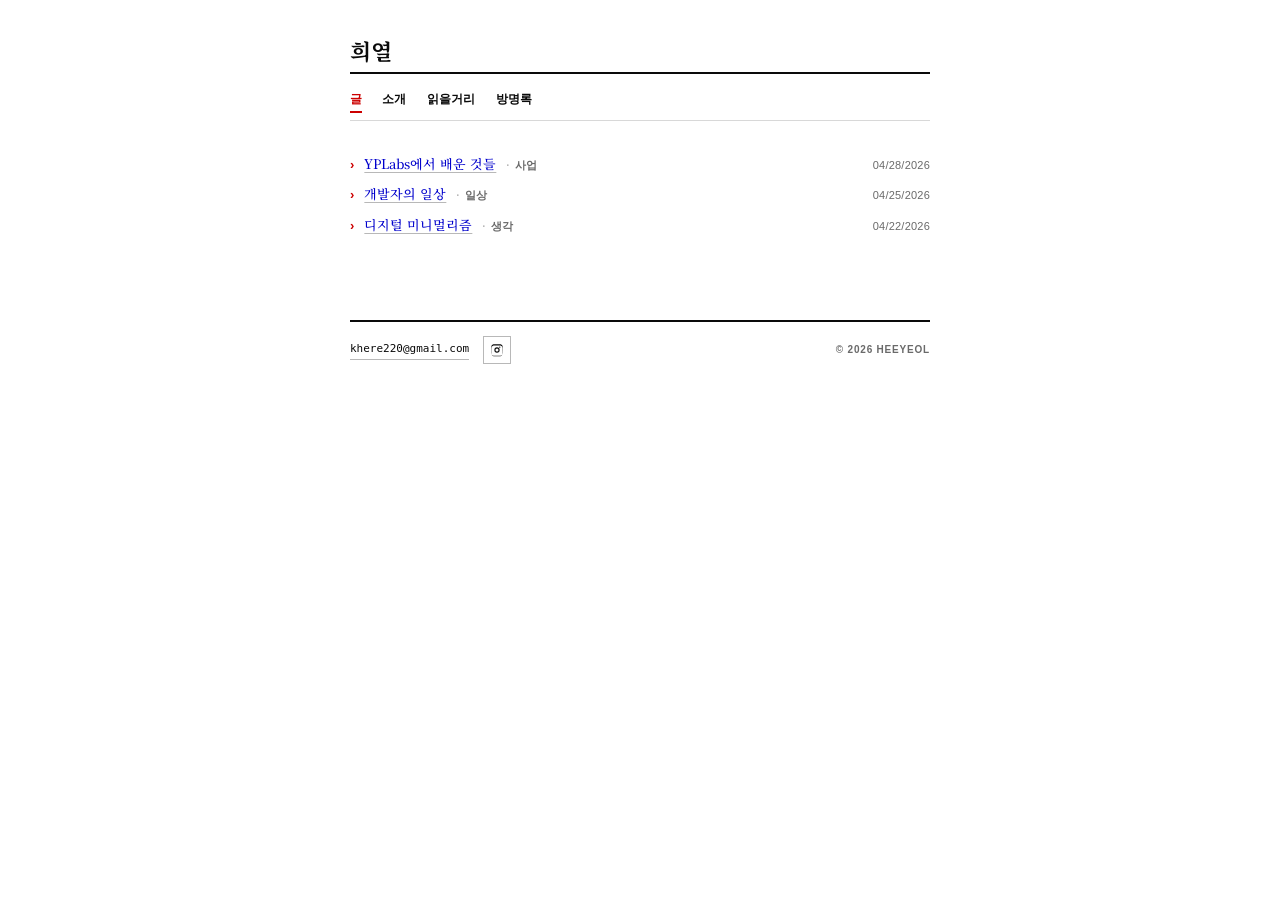
<file: index.html>
<!DOCTYPE html>
<html lang="ko">
<head>
<meta charset="utf-8">
<meta name="viewport" content="width=device-width, initial-scale=1">
<meta name="author" content="herekim">
<meta name="description" content="희열 — 사업과 일상, 그리고 그 사이의 생각들.">
<title>희열</title>
<link rel="icon" type="image/svg+xml" href="favicon.svg">
<link rel="stylesheet" type="text/css" href="style.css">
</head>
<body>

<main class="page">

    <header class="masthead">
        <h1 class="masthead__name"><a href="index.html">희열</a></h1>
    </header>

    <nav class="nav" aria-label="primary">
        <a href="index.html" aria-current="page">글</a>
        <a href="about.html">소개</a>
        <a href="links.html">읽을거리</a>
        <a href="guestbook.html">방명록</a>
    </nav>

    <section aria-labelledby="recent">
        <ol class="entries">
            <li class="entry">
                <a class="entry__title" href="posts/business/yplabs-lessons.html">YPLabs에서 배운 것들</a>
                <span class="entry__cat">사업</span>
                <span class="entry__date">04/28/2026</span>
            </li>
            <li class="entry">
                <a class="entry__title" href="posts/life/developer-daily.html">개발자의 일상</a>
                <span class="entry__cat">일상</span>
                <span class="entry__date">04/25/2026</span>
            </li>
            <li class="entry">
                <a class="entry__title" href="posts/thoughts/digital-minimalism.html">디지털 미니멀리즘</a>
                <span class="entry__cat">생각</span>
                <span class="entry__date">04/22/2026</span>
            </li>
        </ol>
    </section>


    <footer class="colophon">
        <div class="colophon__row">
            <div class="colophon__contact">
                <a class="colophon__email" href="mailto:khere220@gmail.com">khere220@gmail.com</a>
                <div class="colophon__social">
                    <a href="https://instagram.com/keemier" target="_blank" rel="noopener" aria-label="Instagram">
                        <svg viewBox="0 0 24 24" aria-hidden="true"><path d="M12 2.2c3.2 0 3.6 0 4.85.07 1.17.05 1.8.25 2.23.41.56.22.96.48 1.38.9.42.42.68.82.9 1.38.16.42.36 1.06.41 2.23.07 1.25.07 1.65.07 4.85s0 3.6-.07 4.85c-.05 1.17-.25 1.8-.41 2.23-.22.56-.48.96-.9 1.38-.42.42-.82.68-1.38.9-.42.16-1.06.36-2.23.41-1.25.07-1.65.07-4.85.07s-3.6 0-4.85-.07c-1.17-.05-1.8-.25-2.23-.41a3.7 3.7 0 0 1-1.38-.9 3.7 3.7 0 0 1-.9-1.38c-.16-.42-.36-1.06-.41-2.23C2.2 15.6 2.2 15.2 2.2 12s0-3.6.07-4.85c.05-1.17.25-1.8.41-2.23.22-.56.48-.96.9-1.38.42-.42.82-.68 1.38-.9.42-.16 1.06-.36 2.23-.41C8.4 2.2 8.8 2.2 12 2.2zm0 1.95c-3.15 0-3.52 0-4.76.07-1.07.05-1.65.23-2.04.38-.51.2-.88.44-1.27.83-.39.39-.63.76-.83 1.27-.15.39-.33.97-.38 2.04-.07 1.24-.07 1.61-.07 4.76s0 3.52.07 4.76c.05 1.07.23 1.65.38 2.04.2.51.44.88.83 1.27.39.39.76.63 1.27.83.39.15.97.33 2.04.38 1.24.07 1.61.07 4.76.07s3.52 0 4.76-.07c1.07-.05 1.65-.23 2.04-.38.51-.2.88-.44 1.27-.83.39-.39.63-.76.83-1.27.15-.39.33-.97.38-2.04.07-1.24.07-1.61.07-4.76s0-3.52-.07-4.76c-.05-1.07-.23-1.65-.38-2.04a3.42 3.42 0 0 0-.83-1.27 3.42 3.42 0 0 0-1.27-.83c-.39-.15-.97-.33-2.04-.38C15.52 4.15 15.15 4.15 12 4.15zm0 3.32a4.53 4.53 0 1 1 0 9.06 4.53 4.53 0 0 1 0-9.06zm0 1.95a2.58 2.58 0 1 0 0 5.16 2.58 2.58 0 0 0 0-5.16zm5.78-2.17a1.06 1.06 0 1 1-2.12 0 1.06 1.06 0 0 1 2.12 0z"/></svg>
                    </a>
                </div>
            </div>
            <div class="colophon__copyright">© 2026 Heeyeol</div>
        </div>
    </footer>

</main>


</body>
</html>
</file>
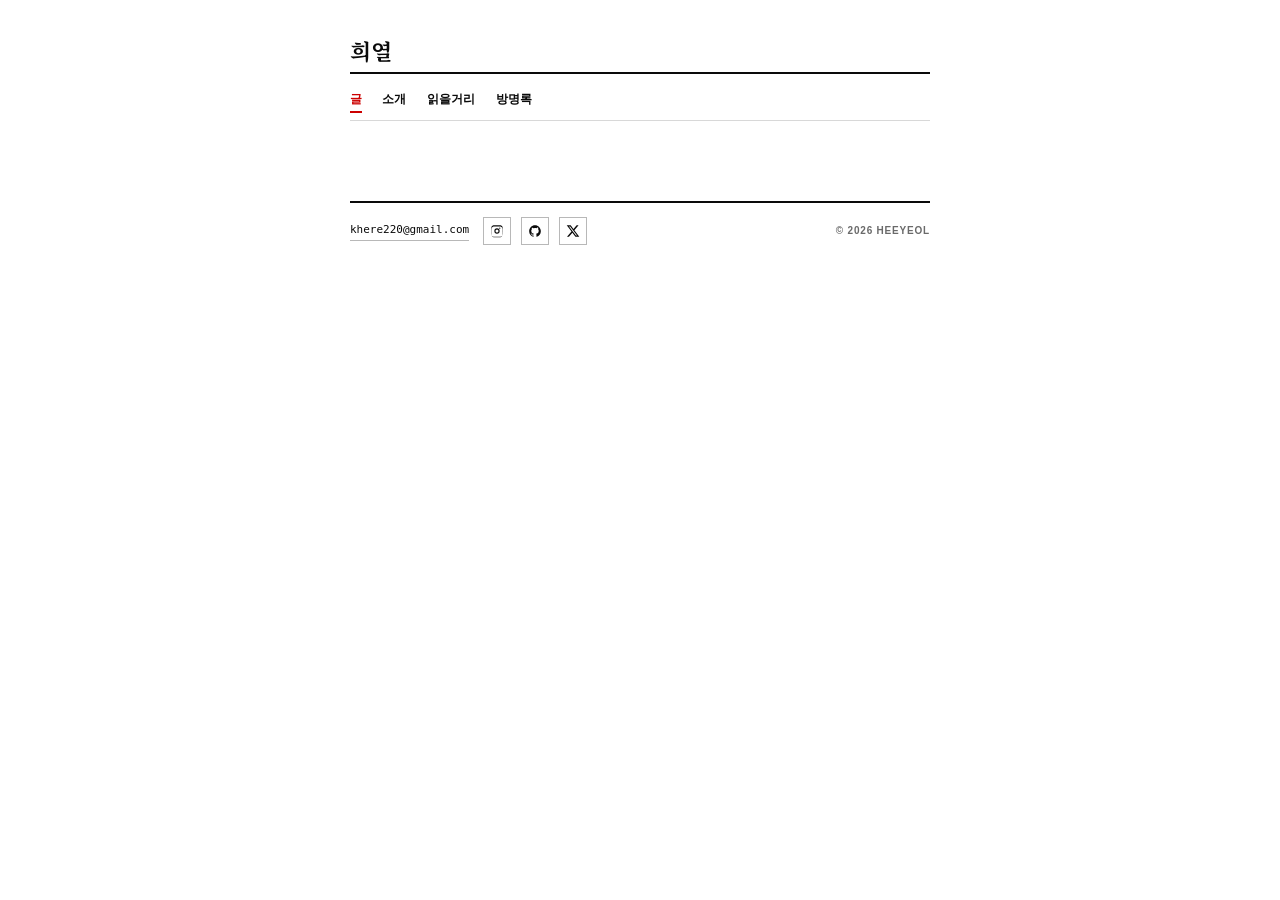
<file: posts/index.html>
<!DOCTYPE html>
<html lang="ko">
<head>
<meta charset="utf-8">
<meta name="viewport" content="width=device-width, initial-scale=1">
<meta name="author" content="herekim">
<title>글 · 희열</title>
<link rel="icon" type="image/svg+xml" href="../favicon.svg">
<link rel="stylesheet" type="text/css" href="../style.css">
</head>
<body>

<main class="page">

    <header class="masthead">
        <h1 class="masthead__name"><a href="../index.html">희열</a></h1>
    </header>

    <nav class="nav" aria-label="primary">
        <a href="../index.html" aria-current="page">글</a>
        <a href="../about.html">소개</a>
        <a href="../links.html">읽을거리</a>
        <a href="../guestbook.html">방명록</a>
    </nav>


    <footer class="colophon">
        <div class="colophon__row">
            <div class="colophon__contact">
                <a class="colophon__email" href="mailto:khere220@gmail.com">khere220@gmail.com</a>
                <div class="colophon__social">
                    <a href="https://instagram.com/keemier" target="_blank" rel="noopener" aria-label="Instagram">
                        <svg viewBox="0 0 24 24" aria-hidden="true"><path d="M12 2.2c3.2 0 3.6 0 4.85.07 1.17.05 1.8.25 2.23.41.56.22.96.48 1.38.9.42.42.68.82.9 1.38.16.42.36 1.06.41 2.23.07 1.25.07 1.65.07 4.85s0 3.6-.07 4.85c-.05 1.17-.25 1.8-.41 2.23-.22.56-.48.96-.9 1.38-.42.42-.82.68-1.38.9-.42.16-1.06.36-2.23.41-1.25.07-1.65.07-4.85.07s-3.6 0-4.85-.07c-1.17-.05-1.8-.25-2.23-.41a3.7 3.7 0 0 1-1.38-.9 3.7 3.7 0 0 1-.9-1.38c-.16-.42-.36-1.06-.41-2.23C2.2 15.6 2.2 15.2 2.2 12s0-3.6.07-4.85c.05-1.17.25-1.8.41-2.23.22-.56.48-.96.9-1.38.42-.42.82-.68 1.38-.9.42-.16 1.06-.36 2.23-.41C8.4 2.2 8.8 2.2 12 2.2zm0 1.95c-3.15 0-3.52 0-4.76.07-1.07.05-1.65.23-2.04.38-.51.2-.88.44-1.27.83-.39.39-.63.76-.83 1.27-.15.39-.33.97-.38 2.04-.07 1.24-.07 1.61-.07 4.76s0 3.52.07 4.76c.05 1.07.23 1.65.38 2.04.2.51.44.88.83 1.27.39.39.76.63 1.27.83.39.15.97.33 2.04.38 1.24.07 1.61.07 4.76.07s3.52 0 4.76-.07c1.07-.05 1.65-.23 2.04-.38.51-.2.88-.44 1.27-.83.39-.39.63-.76.83-1.27.15-.39.33-.97.38-2.04.07-1.24.07-1.61.07-4.76s0-3.52-.07-4.76c-.05-1.07-.23-1.65-.38-2.04a3.42 3.42 0 0 0-.83-1.27 3.42 3.42 0 0 0-1.27-.83c-.39-.15-.97-.33-2.04-.38C15.52 4.15 15.15 4.15 12 4.15zm0 3.32a4.53 4.53 0 1 1 0 9.06 4.53 4.53 0 0 1 0-9.06zm0 1.95a2.58 2.58 0 1 0 0 5.16 2.58 2.58 0 0 0 0-5.16zm5.78-2.17a1.06 1.06 0 1 1-2.12 0 1.06 1.06 0 0 1 2.12 0z"/></svg>
                    </a>
                    <a href="https://github.com/herekim" target="_blank" rel="noopener" aria-label="GitHub">
                        <svg viewBox="0 0 24 24" aria-hidden="true"><path d="M12 2C6.48 2 2 6.58 2 12.25c0 4.53 2.87 8.37 6.84 9.73.5.1.68-.22.68-.49 0-.24-.01-.88-.01-1.72-2.78.62-3.37-1.36-3.37-1.36-.45-1.18-1.11-1.5-1.11-1.5-.91-.63.07-.62.07-.62 1 .07 1.53 1.05 1.53 1.05.89 1.56 2.34 1.11 2.91.85.09-.66.35-1.11.63-1.36-2.22-.26-4.55-1.14-4.55-5.05 0-1.12.39-2.03 1.03-2.74-.1-.26-.45-1.3.1-2.7 0 0 .84-.27 2.75 1.04A9.4 9.4 0 0 1 12 6.85c.85 0 1.71.12 2.51.34 1.91-1.31 2.75-1.04 2.75-1.04.55 1.4.2 2.44.1 2.7.64.71 1.03 1.62 1.03 2.74 0 3.92-2.34 4.78-4.57 5.04.36.31.68.92.68 1.86 0 1.34-.01 2.42-.01 2.75 0 .27.18.59.69.49C19.13 20.62 22 16.78 22 12.25 22 6.58 17.52 2 12 2z"/></svg>
                    </a>
                    <a href="https://twitter.com/herekim_" target="_blank" rel="noopener" aria-label="X (Twitter)">
                        <svg viewBox="0 0 24 24" aria-hidden="true"><path d="M18.244 2.25h3.308l-7.227 8.26 8.502 11.24h-6.65l-5.214-6.812-5.965 6.813H1.69l7.73-8.835L1.255 2.25h6.81l4.71 6.231 5.469-6.23zm-1.16 17.52h1.834L7.05 4.126H5.084L17.084 19.77z"/></svg>
                    </a>
                </div>
            </div>
            <div class="colophon__copyright">© 2026 Heeyeol</div>
        </div>
    </footer>

</main>

</body>
</html>
</file>
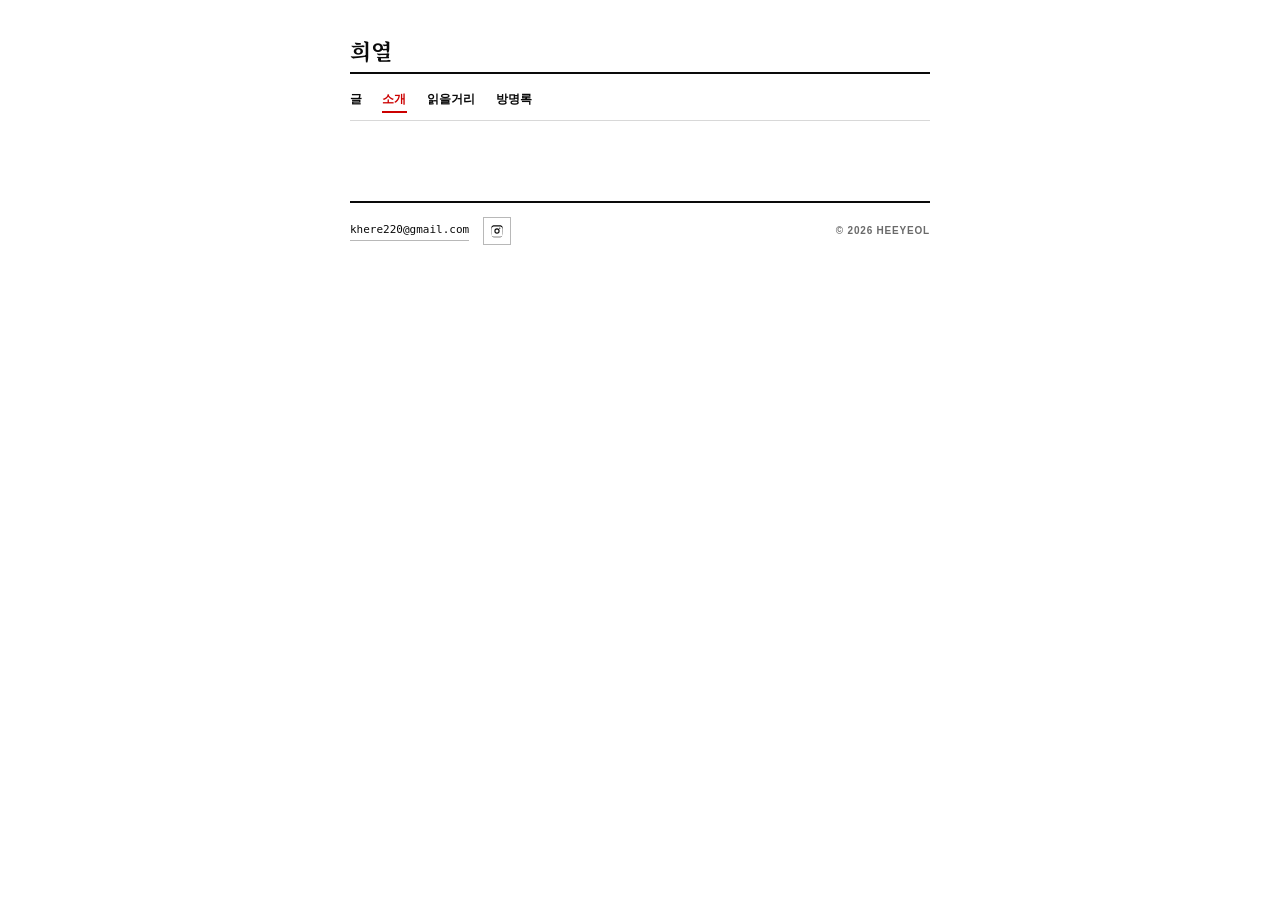
<file: about.html>
<!DOCTYPE html>
<html lang="ko">
<head>
<meta charset="utf-8">
<meta name="viewport" content="width=device-width, initial-scale=1">
<meta name="author" content="herekim">
<title>소개 · 희열</title>
<link rel="icon" type="image/svg+xml" href="favicon.svg">
<link rel="stylesheet" type="text/css" href="style.css">
</head>
<body>

<main class="page">

    <header class="masthead">
        <h1 class="masthead__name"><a href="index.html">희열</a></h1>
    </header>

    <nav class="nav" aria-label="primary">
        <a href="index.html">글</a>
        <a href="about.html" aria-current="page">소개</a>
        <a href="links.html">읽을거리</a>
        <a href="guestbook.html">방명록</a>
    </nav>

    <article class="prose">

    </article>

    <footer class="colophon">
        <div class="colophon__row">
            <div class="colophon__contact">
                <a class="colophon__email" href="mailto:khere220@gmail.com">khere220@gmail.com</a>
                <div class="colophon__social">
                    <a href="https://instagram.com/keemier" target="_blank" rel="noopener" aria-label="Instagram">
                        <svg viewBox="0 0 24 24" aria-hidden="true"><path d="M12 2.2c3.2 0 3.6 0 4.85.07 1.17.05 1.8.25 2.23.41.56.22.96.48 1.38.9.42.42.68.82.9 1.38.16.42.36 1.06.41 2.23.07 1.25.07 1.65.07 4.85s0 3.6-.07 4.85c-.05 1.17-.25 1.8-.41 2.23-.22.56-.48.96-.9 1.38-.42.42-.82.68-1.38.9-.42.16-1.06.36-2.23.41-1.25.07-1.65.07-4.85.07s-3.6 0-4.85-.07c-1.17-.05-1.8-.25-2.23-.41a3.7 3.7 0 0 1-1.38-.9 3.7 3.7 0 0 1-.9-1.38c-.16-.42-.36-1.06-.41-2.23C2.2 15.6 2.2 15.2 2.2 12s0-3.6.07-4.85c.05-1.17.25-1.8.41-2.23.22-.56.48-.96.9-1.38.42-.42.82-.68 1.38-.9.42-.16 1.06-.36 2.23-.41C8.4 2.2 8.8 2.2 12 2.2zm0 1.95c-3.15 0-3.52 0-4.76.07-1.07.05-1.65.23-2.04.38-.51.2-.88.44-1.27.83-.39.39-.63.76-.83 1.27-.15.39-.33.97-.38 2.04-.07 1.24-.07 1.61-.07 4.76s0 3.52.07 4.76c.05 1.07.23 1.65.38 2.04.2.51.44.88.83 1.27.39.39.76.63 1.27.83.39.15.97.33 2.04.38 1.24.07 1.61.07 4.76.07s3.52 0 4.76-.07c1.07-.05 1.65-.23 2.04-.38.51-.2.88-.44 1.27-.83.39-.39.63-.76.83-1.27.15-.39.33-.97.38-2.04.07-1.24.07-1.61.07-4.76s0-3.52-.07-4.76c-.05-1.07-.23-1.65-.38-2.04a3.42 3.42 0 0 0-.83-1.27 3.42 3.42 0 0 0-1.27-.83c-.39-.15-.97-.33-2.04-.38C15.52 4.15 15.15 4.15 12 4.15zm0 3.32a4.53 4.53 0 1 1 0 9.06 4.53 4.53 0 0 1 0-9.06zm0 1.95a2.58 2.58 0 1 0 0 5.16 2.58 2.58 0 0 0 0-5.16zm5.78-2.17a1.06 1.06 0 1 1-2.12 0 1.06 1.06 0 0 1 2.12 0z"/></svg>
                    </a>
                </div>
            </div>
            <div class="colophon__copyright">© 2026 Heeyeol</div>
        </div>
    </footer>

</main>

</body>
</html>
</file>
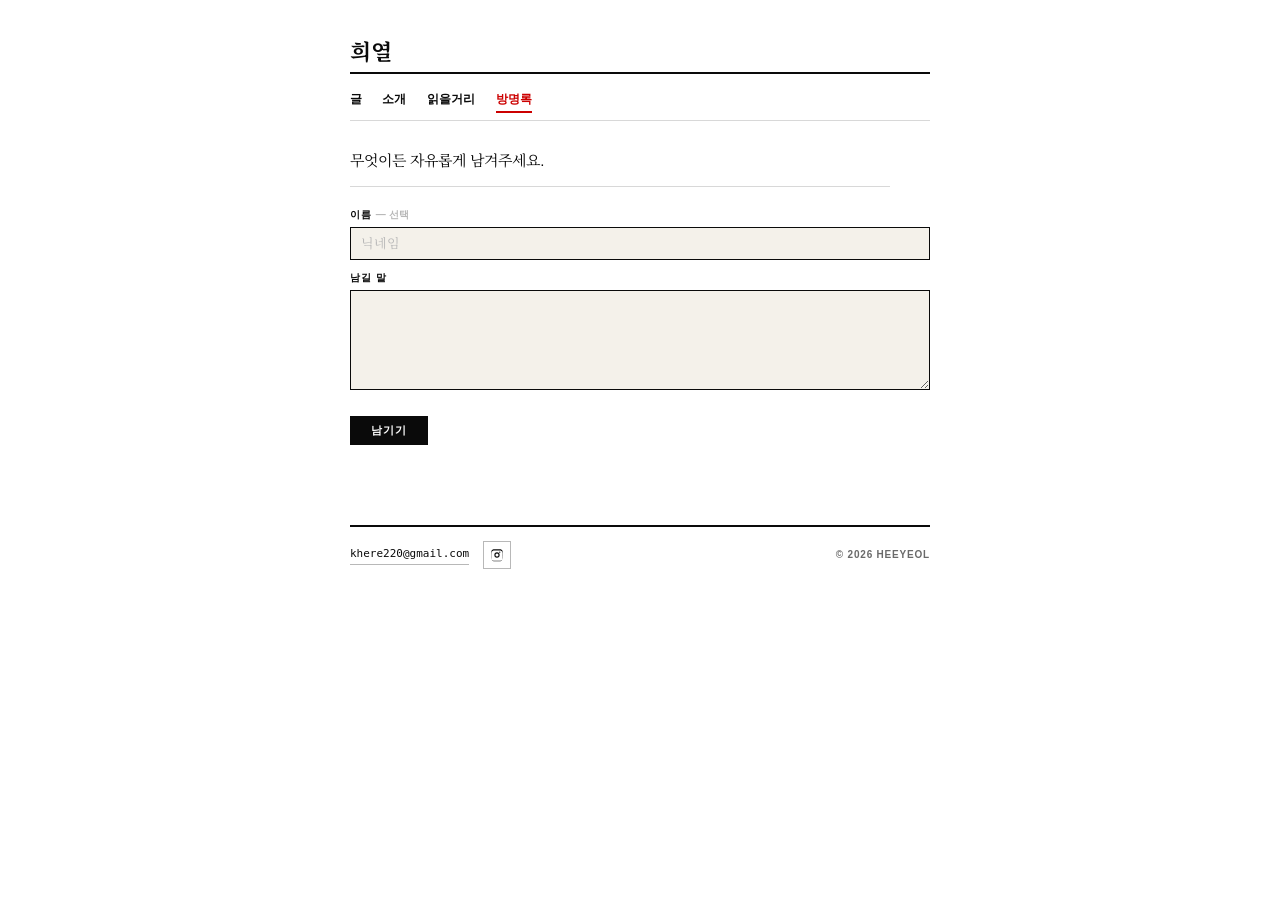
<file: guestbook.html>
<!DOCTYPE html>
<html lang="ko">
<head>
<meta charset="utf-8">
<meta name="viewport" content="width=device-width, initial-scale=1">
<meta name="author" content="herekim">
<title>방명록 · 희열</title>
<link rel="icon" type="image/svg+xml" href="favicon.svg">
<link rel="stylesheet" type="text/css" href="style.css">
</head>
<body>

<main class="page">

    <header class="masthead">
        <h1 class="masthead__name"><a href="index.html">희열</a></h1>
    </header>

    <nav class="nav" aria-label="primary">
        <a href="index.html">글</a>
        <a href="about.html">소개</a>
        <a href="links.html">읽을거리</a>
        <a href="guestbook.html" aria-current="page">방명록</a>
    </nav>

    <article class="prose">
        <p class="standfirst">무엇이든 자유롭게 남겨주세요.</p>
    </article>

    <form class="form" onsubmit="sendGuestbook(event)">
        <div class="form__field">
            <label class="form__label" for="guest-name">이름 <span style="text-transform:none; letter-spacing:0; color: var(--ink-faint);">— 선택</span></label>
            <input type="text" id="guest-name" placeholder="닉네임">
        </div>
        <div class="form__field">
            <label class="form__label" for="guestbook-text">남길 말</label>
            <textarea id="guestbook-text" placeholder=""></textarea>
        </div>
        <button type="submit" class="form__submit">남기기</button>
    </form>

    <footer class="colophon">
        <div class="colophon__row">
            <div class="colophon__contact">
                <a class="colophon__email" href="mailto:khere220@gmail.com">khere220@gmail.com</a>
                <div class="colophon__social">
                    <a href="https://instagram.com/keemier" target="_blank" rel="noopener" aria-label="Instagram">
                        <svg viewBox="0 0 24 24" aria-hidden="true"><path d="M12 2.2c3.2 0 3.6 0 4.85.07 1.17.05 1.8.25 2.23.41.56.22.96.48 1.38.9.42.42.68.82.9 1.38.16.42.36 1.06.41 2.23.07 1.25.07 1.65.07 4.85s0 3.6-.07 4.85c-.05 1.17-.25 1.8-.41 2.23-.22.56-.48.96-.9 1.38-.42.42-.82.68-1.38.9-.42.16-1.06.36-2.23.41-1.25.07-1.65.07-4.85.07s-3.6 0-4.85-.07c-1.17-.05-1.8-.25-2.23-.41a3.7 3.7 0 0 1-1.38-.9 3.7 3.7 0 0 1-.9-1.38c-.16-.42-.36-1.06-.41-2.23C2.2 15.6 2.2 15.2 2.2 12s0-3.6.07-4.85c.05-1.17.25-1.8.41-2.23.22-.56.48-.96.9-1.38.42-.42.82-.68 1.38-.9.42-.16 1.06-.36 2.23-.41C8.4 2.2 8.8 2.2 12 2.2zm0 1.95c-3.15 0-3.52 0-4.76.07-1.07.05-1.65.23-2.04.38-.51.2-.88.44-1.27.83-.39.39-.63.76-.83 1.27-.15.39-.33.97-.38 2.04-.07 1.24-.07 1.61-.07 4.76s0 3.52.07 4.76c.05 1.07.23 1.65.38 2.04.2.51.44.88.83 1.27.39.39.76.63 1.27.83.39.15.97.33 2.04.38 1.24.07 1.61.07 4.76.07s3.52 0 4.76-.07c1.07-.05 1.65-.23 2.04-.38.51-.2.88-.44 1.27-.83.39-.39.63-.76.83-1.27.15-.39.33-.97.38-2.04.07-1.24.07-1.61.07-4.76s0-3.52-.07-4.76c-.05-1.07-.23-1.65-.38-2.04a3.42 3.42 0 0 0-.83-1.27 3.42 3.42 0 0 0-1.27-.83c-.39-.15-.97-.33-2.04-.38C15.52 4.15 15.15 4.15 12 4.15zm0 3.32a4.53 4.53 0 1 1 0 9.06 4.53 4.53 0 0 1 0-9.06zm0 1.95a2.58 2.58 0 1 0 0 5.16 2.58 2.58 0 0 0 0-5.16zm5.78-2.17a1.06 1.06 0 1 1-2.12 0 1.06 1.06 0 0 1 2.12 0z"/></svg>
                    </a>
                </div>
            </div>
            <div class="colophon__copyright">© 2026 Heeyeol</div>
        </div>
    </footer>

</main>

<script>
function sendGuestbook(e) {
    if (e) e.preventDefault();
    const name = document.getElementById('guest-name').value.trim() || '익명';
    const text = document.getElementById('guestbook-text').value.trim();
    if (text) {
        const subject = encodeURIComponent('희열 블로그 방명록');
        const body = encodeURIComponent(`이름: ${name}\n\n${text}`);
        window.location.href = `mailto:khere220@gmail.com?subject=${subject}&body=${body}`;
        document.getElementById('guest-name').value = '';
        document.getElementById('guestbook-text').value = '';
    }
}

document.getElementById('guestbook-text').addEventListener('keydown', function(e) {
    if ((e.metaKey || e.ctrlKey) && e.key === 'Enter') {
        sendGuestbook();
    }
});
</script>

</body>
</html>
</file>
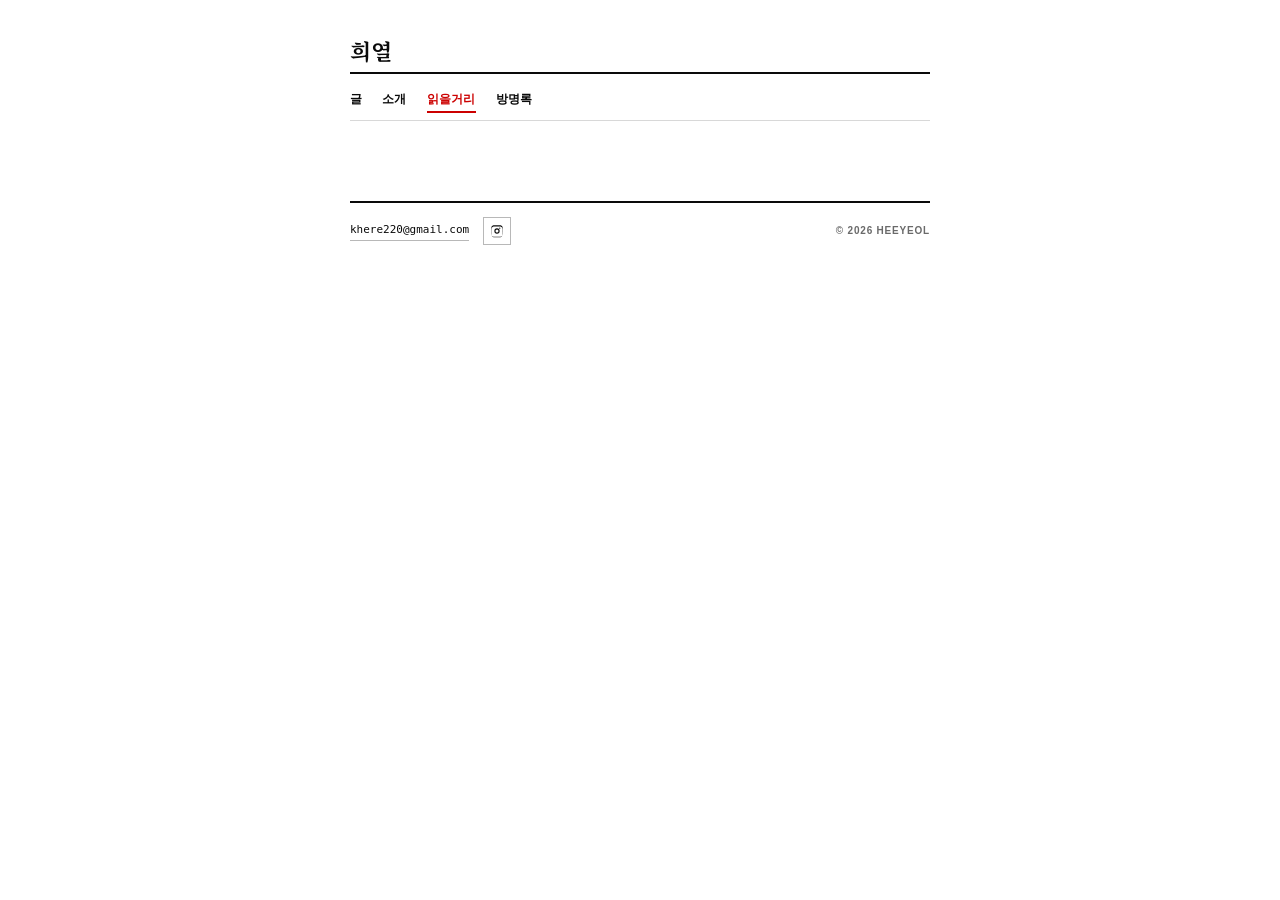
<file: links.html>
<!DOCTYPE html>
<html lang="ko">
<head>
<meta charset="utf-8">
<meta name="viewport" content="width=device-width, initial-scale=1">
<meta name="author" content="herekim">
<title>읽을거리 · 희열</title>
<link rel="icon" type="image/svg+xml" href="favicon.svg">
<link rel="stylesheet" type="text/css" href="style.css">
</head>
<body>

<main class="page">

    <header class="masthead">
        <h1 class="masthead__name"><a href="index.html">희열</a></h1>
    </header>

    <nav class="nav" aria-label="primary">
        <a href="index.html">글</a>
        <a href="about.html">소개</a>
        <a href="links.html" aria-current="page">읽을거리</a>
        <a href="guestbook.html">방명록</a>
    </nav>


    <footer class="colophon">
        <div class="colophon__row">
            <div class="colophon__contact">
                <a class="colophon__email" href="mailto:khere220@gmail.com">khere220@gmail.com</a>
                <div class="colophon__social">
                    <a href="https://instagram.com/keemier" target="_blank" rel="noopener" aria-label="Instagram">
                        <svg viewBox="0 0 24 24" aria-hidden="true"><path d="M12 2.2c3.2 0 3.6 0 4.85.07 1.17.05 1.8.25 2.23.41.56.22.96.48 1.38.9.42.42.68.82.9 1.38.16.42.36 1.06.41 2.23.07 1.25.07 1.65.07 4.85s0 3.6-.07 4.85c-.05 1.17-.25 1.8-.41 2.23-.22.56-.48.96-.9 1.38-.42.42-.82.68-1.38.9-.42.16-1.06.36-2.23.41-1.25.07-1.65.07-4.85.07s-3.6 0-4.85-.07c-1.17-.05-1.8-.25-2.23-.41a3.7 3.7 0 0 1-1.38-.9 3.7 3.7 0 0 1-.9-1.38c-.16-.42-.36-1.06-.41-2.23C2.2 15.6 2.2 15.2 2.2 12s0-3.6.07-4.85c.05-1.17.25-1.8.41-2.23.22-.56.48-.96.9-1.38.42-.42.82-.68 1.38-.9.42-.16 1.06-.36 2.23-.41C8.4 2.2 8.8 2.2 12 2.2zm0 1.95c-3.15 0-3.52 0-4.76.07-1.07.05-1.65.23-2.04.38-.51.2-.88.44-1.27.83-.39.39-.63.76-.83 1.27-.15.39-.33.97-.38 2.04-.07 1.24-.07 1.61-.07 4.76s0 3.52.07 4.76c.05 1.07.23 1.65.38 2.04.2.51.44.88.83 1.27.39.39.76.63 1.27.83.39.15.97.33 2.04.38 1.24.07 1.61.07 4.76.07s3.52 0 4.76-.07c1.07-.05 1.65-.23 2.04-.38.51-.2.88-.44 1.27-.83.39-.39.63-.76.83-1.27.15-.39.33-.97.38-2.04.07-1.24.07-1.61.07-4.76s0-3.52-.07-4.76c-.05-1.07-.23-1.65-.38-2.04a3.42 3.42 0 0 0-.83-1.27 3.42 3.42 0 0 0-1.27-.83c-.39-.15-.97-.33-2.04-.38C15.52 4.15 15.15 4.15 12 4.15zm0 3.32a4.53 4.53 0 1 1 0 9.06 4.53 4.53 0 0 1 0-9.06zm0 1.95a2.58 2.58 0 1 0 0 5.16 2.58 2.58 0 0 0 0-5.16zm5.78-2.17a1.06 1.06 0 1 1-2.12 0 1.06 1.06 0 0 1 2.12 0z"/></svg>
                    </a>
                </div>
            </div>
            <div class="colophon__copyright">© 2026 Heeyeol</div>
        </div>
    </footer>

</main>

</body>
</html>
</file>
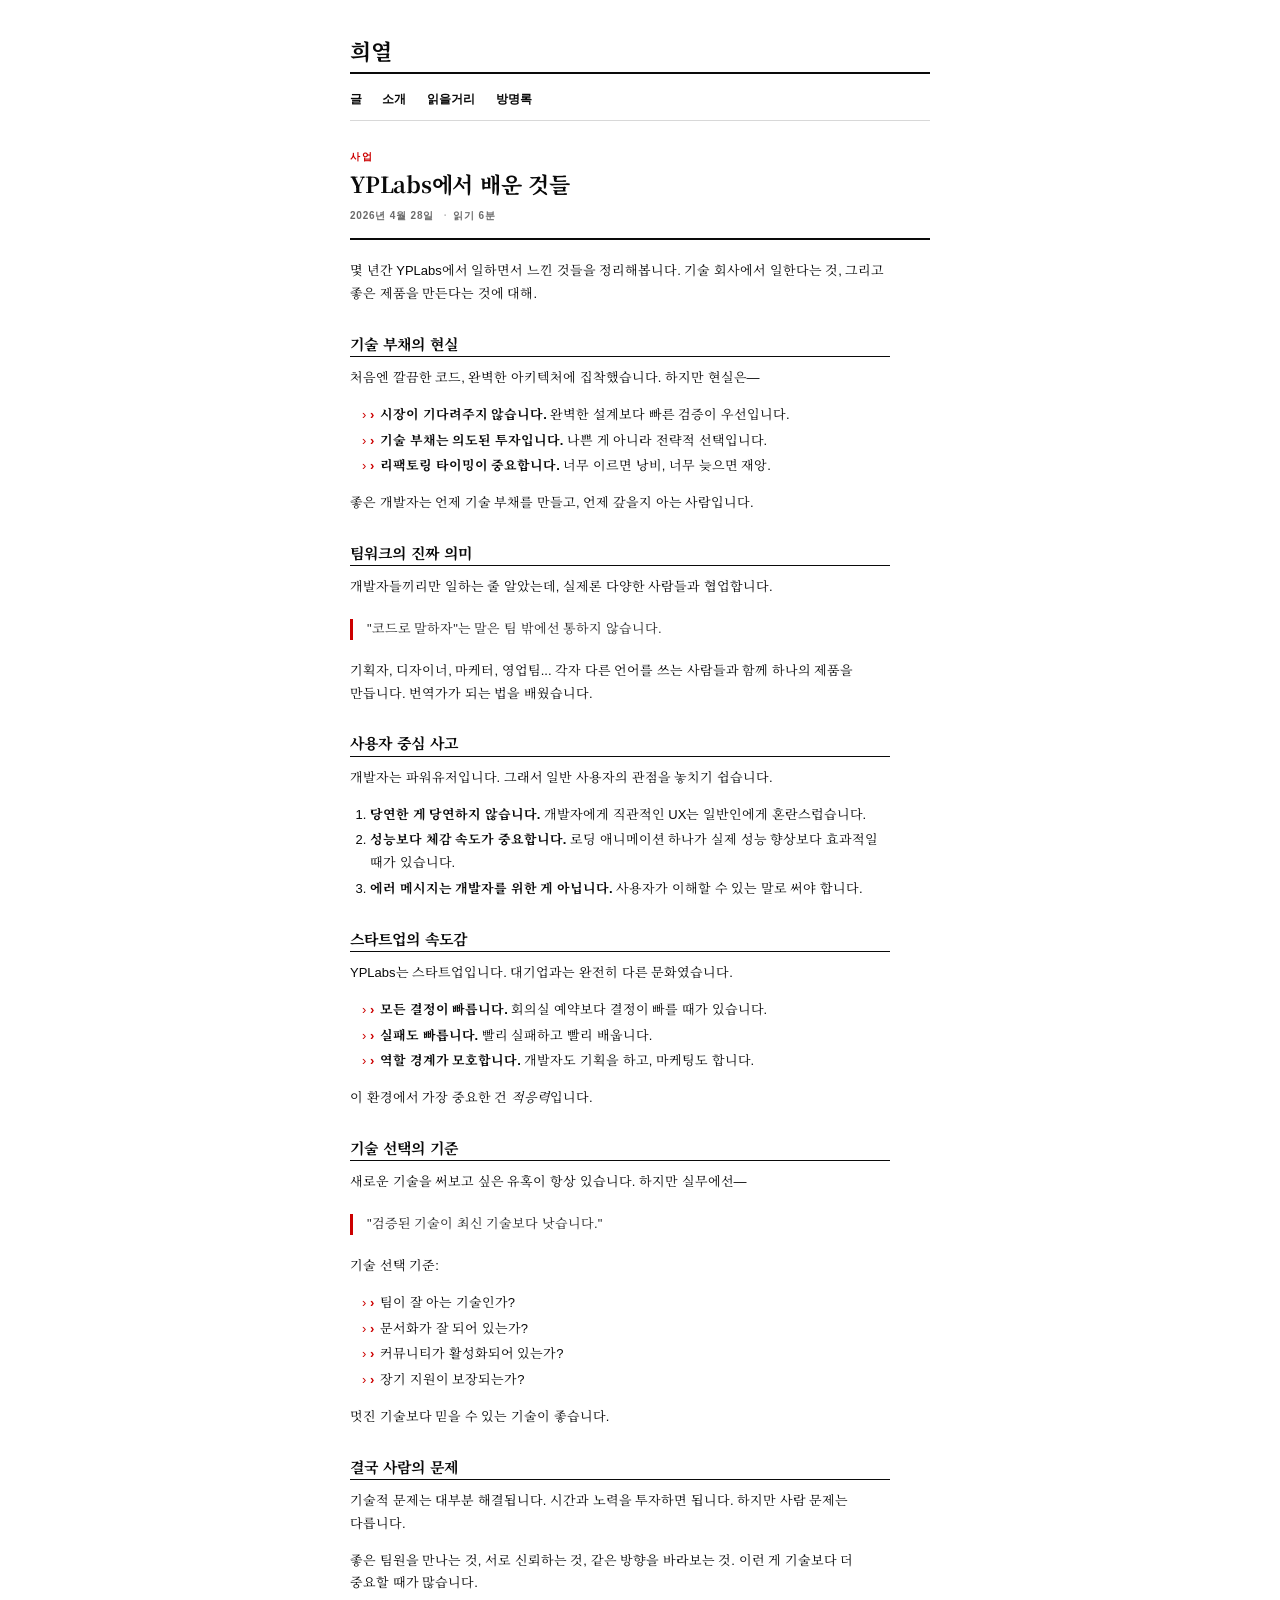
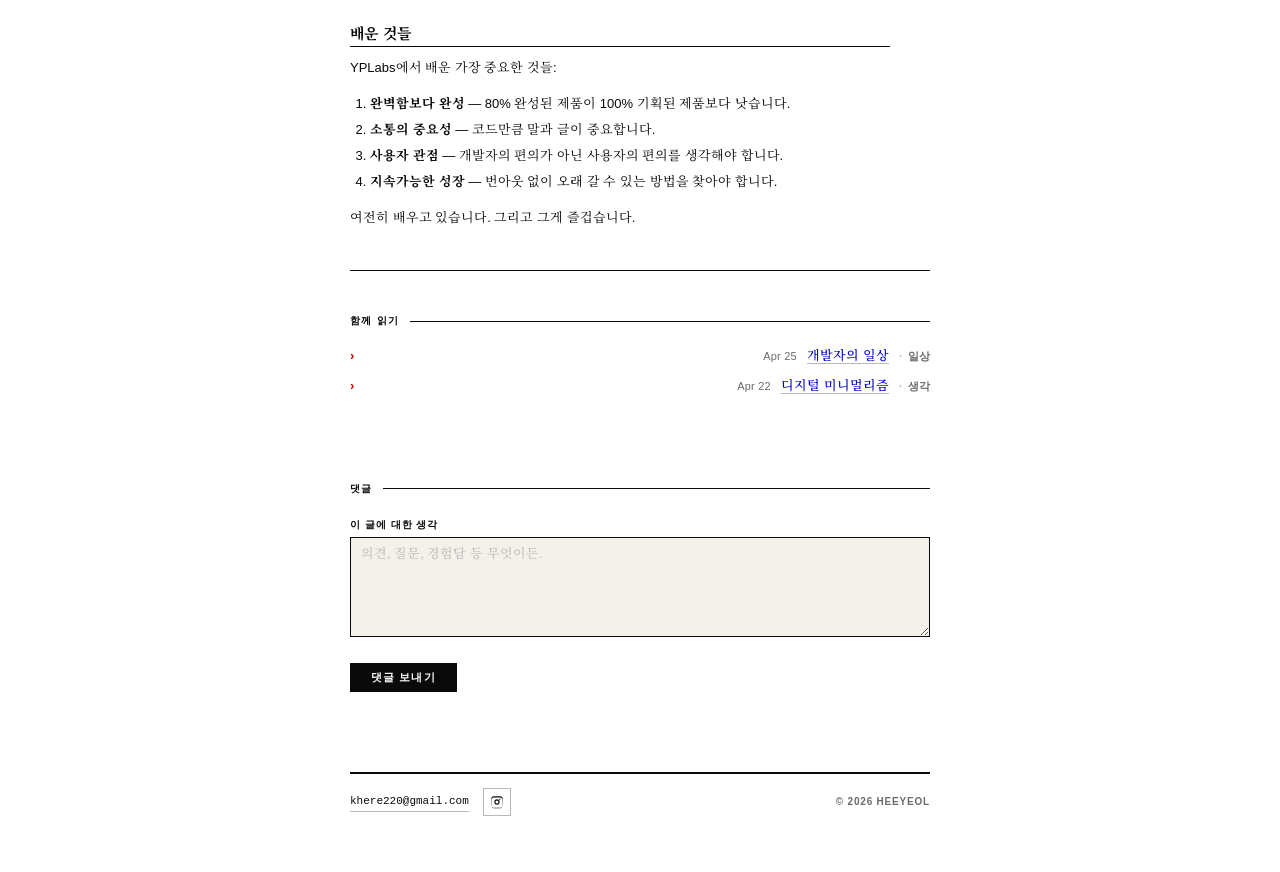
<file: posts/business/yplabs-lessons.html>
<!DOCTYPE html>
<html lang="ko">
<head>
<meta charset="utf-8">
<meta name="viewport" content="width=device-width, initial-scale=1">
<meta name="author" content="herekim">
<title>YPLabs에서 배운 것들 · 희열</title>
<link rel="icon" type="image/svg+xml" href="../../favicon.svg">
<link rel="stylesheet" type="text/css" href="../../style.css">
</head>
<body>

<main class="page">

    <header class="masthead">
        <h1 class="masthead__name"><a href="../../index.html">희열</a></h1>
    </header>

    <nav class="nav" aria-label="primary">
        <a href="../../index.html">글</a>
        <a href="../../about.html">소개</a>
        <a href="../../links.html">읽을거리</a>
        <a href="../../guestbook.html">방명록</a>
    </nav>

    <article>
        <header class="article-header">
            <div class="article-header__cat">사업</div>
            <h1 class="article-header__title">YPLabs에서 배운 것들</h1>
            <div class="article-header__meta">
                <span>2026년 4월 28일</span>
                <span>읽기 6분</span>
            </div>
        </header>

        <div class="prose">
            <p>몇 년간 YPLabs에서 일하면서 느낀 것들을 정리해봅니다. 기술 회사에서 일한다는 것, 그리고 좋은 제품을 만든다는 것에 대해.</p>

            <h2>기술 부채의 현실</h2>

            <p>처음엔 깔끔한 코드, 완벽한 아키텍처에 집착했습니다. 하지만 현실은—</p>

            <ul>
                <li><strong>시장이 기다려주지 않습니다.</strong> 완벽한 설계보다 빠른 검증이 우선입니다.</li>
                <li><strong>기술 부채는 의도된 투자입니다.</strong> 나쁜 게 아니라 전략적 선택입니다.</li>
                <li><strong>리팩토링 타이밍이 중요합니다.</strong> 너무 이르면 낭비, 너무 늦으면 재앙.</li>
            </ul>

            <p>좋은 개발자는 언제 기술 부채를 만들고, 언제 갚을지 아는 사람입니다.</p>

            <h2>팀워크의 진짜 의미</h2>

            <p>개발자들끼리만 일하는 줄 알았는데, 실제론 다양한 사람들과 협업합니다.</p>

            <blockquote>
                <p>"코드로 말하자"는 말은 팀 밖에선 통하지 않습니다.</p>
            </blockquote>

            <p>기획자, 디자이너, 마케터, 영업팀... 각자 다른 언어를 쓰는 사람들과 함께 하나의 제품을 만듭니다. 번역가가 되는 법을 배웠습니다.</p>

            <h2>사용자 중심 사고</h2>

            <p>개발자는 파워유저입니다. 그래서 일반 사용자의 관점을 놓치기 쉽습니다.</p>

            <ol>
                <li><strong>당연한 게 당연하지 않습니다.</strong> 개발자에게 직관적인 UX는 일반인에게 혼란스럽습니다.</li>
                <li><strong>성능보다 체감 속도가 중요합니다.</strong> 로딩 애니메이션 하나가 실제 성능 향상보다 효과적일 때가 있습니다.</li>
                <li><strong>에러 메시지는 개발자를 위한 게 아닙니다.</strong> 사용자가 이해할 수 있는 말로 써야 합니다.</li>
            </ol>

            <h2>스타트업의 속도감</h2>

            <p>YPLabs는 스타트업입니다. 대기업과는 완전히 다른 문화였습니다.</p>

            <ul>
                <li><strong>모든 결정이 빠릅니다.</strong> 회의실 예약보다 결정이 빠를 때가 있습니다.</li>
                <li><strong>실패도 빠릅니다.</strong> 빨리 실패하고 빨리 배웁니다.</li>
                <li><strong>역할 경계가 모호합니다.</strong> 개발자도 기획을 하고, 마케팅도 합니다.</li>
            </ul>

            <p>이 환경에서 가장 중요한 건 <em>적응력</em>입니다.</p>

            <h2>기술 선택의 기준</h2>

            <p>새로운 기술을 써보고 싶은 유혹이 항상 있습니다. 하지만 실무에선—</p>

            <blockquote>
                <p>"검증된 기술이 최신 기술보다 낫습니다."</p>
            </blockquote>

            <p>기술 선택 기준:</p>
            <ul>
                <li>팀이 잘 아는 기술인가?</li>
                <li>문서화가 잘 되어 있는가?</li>
                <li>커뮤니티가 활성화되어 있는가?</li>
                <li>장기 지원이 보장되는가?</li>
            </ul>

            <p>멋진 기술보다 믿을 수 있는 기술이 좋습니다.</p>

            <h2>결국 사람의 문제</h2>

            <p>기술적 문제는 대부분 해결됩니다. 시간과 노력을 투자하면 됩니다. 하지만 사람 문제는 다릅니다.</p>

            <p>좋은 팀원을 만나는 것, 서로 신뢰하는 것, 같은 방향을 바라보는 것. 이런 게 기술보다 더 중요할 때가 많습니다.</p>

            <h2>배운 것들</h2>

            <p>YPLabs에서 배운 가장 중요한 것들:</p>

            <ol>
                <li><strong>완벽함보다 완성</strong> — 80% 완성된 제품이 100% 기획된 제품보다 낫습니다.</li>
                <li><strong>소통의 중요성</strong> — 코드만큼 말과 글이 중요합니다.</li>
                <li><strong>사용자 관점</strong> — 개발자의 편의가 아닌 사용자의 편의를 생각해야 합니다.</li>
                <li><strong>지속가능한 성장</strong> — 번아웃 없이 오래 갈 수 있는 방법을 찾아야 합니다.</li>
            </ol>

            <p>여전히 배우고 있습니다. 그리고 그게 즐겁습니다.</p>
        </div>

        <aside class="related">
            <div class="section-head">
                <span class="section-head__label">함께 읽기</span>
                <span class="section-head__rule"></span>
            </div>
            <ol class="entries">
                <li class="entry">
                    <span class="entry__date">Apr 25</span>
                    <a class="entry__title" href="../life/developer-daily.html">개발자의 일상</a>
                    <span class="entry__cat">일상</span>
                </li>
                <li class="entry">
                    <span class="entry__date">Apr 22</span>
                    <a class="entry__title" href="../thoughts/digital-minimalism.html">디지털 미니멀리즘</a>
                    <span class="entry__cat">생각</span>
                </li>
            </ol>
        </aside>
    </article>

    <section aria-labelledby="comments" style="margin-top: var(--s-9);">
        <div class="section-head">
            <span class="section-head__label" id="comments">댓글</span>
            <span class="section-head__rule"></span>
        </div>

        <form class="form" onsubmit="sendComment(event)">
            <div class="form__field">
                <label class="form__label" for="comment-text">이 글에 대한 생각</label>
                <textarea id="comment-text" placeholder="의견, 질문, 경험담 등 무엇이든."></textarea>
            </div>
            <button type="submit" class="form__submit">댓글 보내기</button>
        </form>
    </section>

    <footer class="colophon">
        <div class="colophon__row">
            <div class="colophon__contact">
                <a class="colophon__email" href="mailto:khere220@gmail.com">khere220@gmail.com</a>
                <div class="colophon__social">
                    <a href="https://instagram.com/keemier" target="_blank" rel="noopener" aria-label="Instagram">
                        <svg viewBox="0 0 24 24" aria-hidden="true"><path d="M12 2.2c3.2 0 3.6 0 4.85.07 1.17.05 1.8.25 2.23.41.56.22.96.48 1.38.9.42.42.68.82.9 1.38.16.42.36 1.06.41 2.23.07 1.25.07 1.65.07 4.85s0 3.6-.07 4.85c-.05 1.17-.25 1.8-.41 2.23-.22.56-.48.96-.9 1.38-.42.42-.82.68-1.38.9-.42.16-1.06.36-2.23.41-1.25.07-1.65.07-4.85.07s-3.6 0-4.85-.07c-1.17-.05-1.8-.25-2.23-.41a3.7 3.7 0 0 1-1.38-.9 3.7 3.7 0 0 1-.9-1.38c-.16-.42-.36-1.06-.41-2.23C2.2 15.6 2.2 15.2 2.2 12s0-3.6.07-4.85c.05-1.17.25-1.8.41-2.23.22-.56.48-.96.9-1.38.42-.42.82-.68 1.38-.9.42-.16 1.06-.36 2.23-.41C8.4 2.2 8.8 2.2 12 2.2zm0 1.95c-3.15 0-3.52 0-4.76.07-1.07.05-1.65.23-2.04.38-.51.2-.88.44-1.27.83-.39.39-.63.76-.83 1.27-.15.39-.33.97-.38 2.04-.07 1.24-.07 1.61-.07 4.76s0 3.52.07 4.76c.05 1.07.23 1.65.38 2.04.2.51.44.88.83 1.27.39.39.76.63 1.27.83.39.15.97.33 2.04.38 1.24.07 1.61.07 4.76.07s3.52 0 4.76-.07c1.07-.05 1.65-.23 2.04-.38.51-.2.88-.44 1.27-.83.39-.39.63-.76.83-1.27.15-.39.33-.97.38-2.04.07-1.24.07-1.61.07-4.76s0-3.52-.07-4.76c-.05-1.07-.23-1.65-.38-2.04a3.42 3.42 0 0 0-.83-1.27 3.42 3.42 0 0 0-1.27-.83c-.39-.15-.97-.33-2.04-.38C15.52 4.15 15.15 4.15 12 4.15zm0 3.32a4.53 4.53 0 1 1 0 9.06 4.53 4.53 0 0 1 0-9.06zm0 1.95a2.58 2.58 0 1 0 0 5.16 2.58 2.58 0 0 0 0-5.16zm5.78-2.17a1.06 1.06 0 1 1-2.12 0 1.06 1.06 0 0 1 2.12 0z"/></svg>
                    </a>
                </div>
            </div>
            <div class="colophon__copyright">© 2026 Heeyeol</div>
        </div>
    </footer>

</main>

<script>
function sendComment(e) {
    if (e) e.preventDefault();
    const text = document.getElementById('comment-text').value.trim();
    if (text) {
        const subject = encodeURIComponent('희열 블로그 댓글: YPLabs에서 배운 것들');
        const body = encodeURIComponent(text);
        window.location.href = `mailto:khere220@gmail.com?subject=${subject}&body=${body}`;
        document.getElementById('comment-text').value = '';
    }
}

document.getElementById('comment-text').addEventListener('keydown', function(e) {
    if ((e.metaKey || e.ctrlKey) && e.key === 'Enter') {
        sendComment();
    }
});
</script>

</body>
</html>
</file>
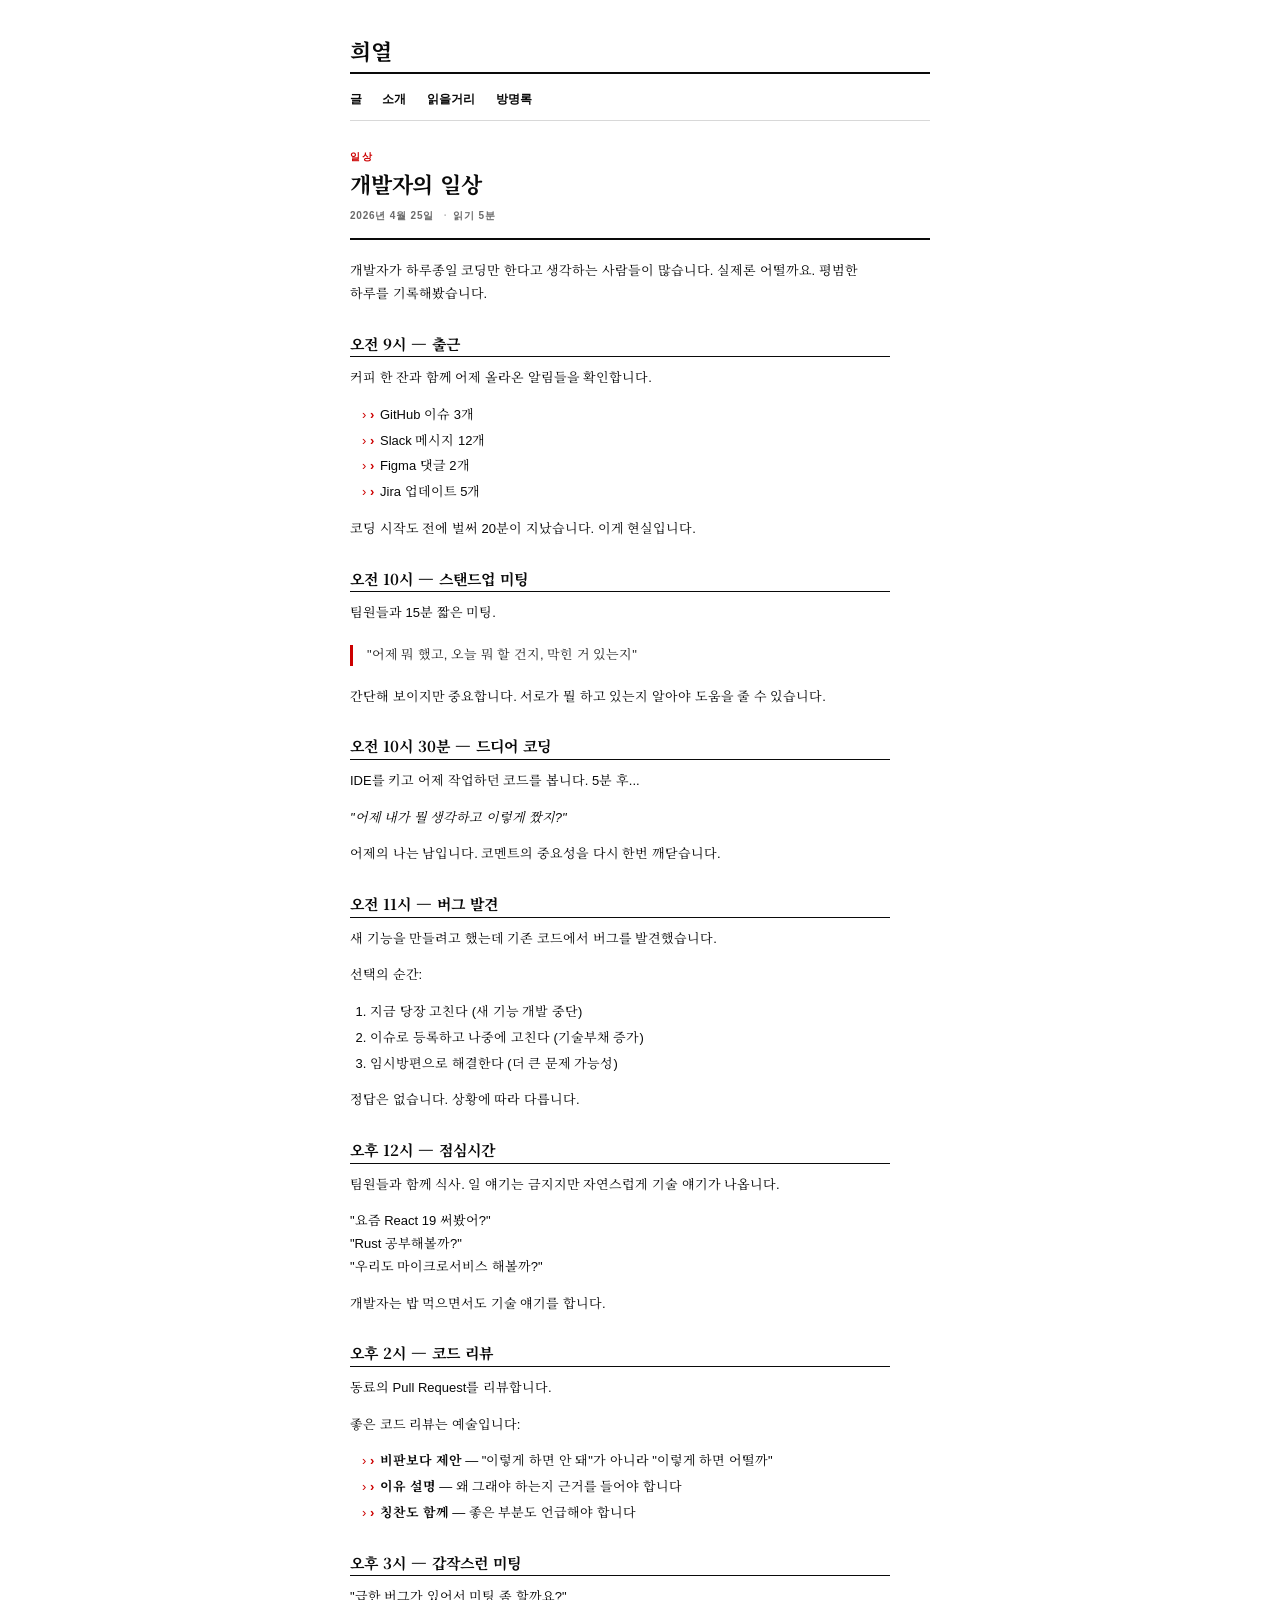
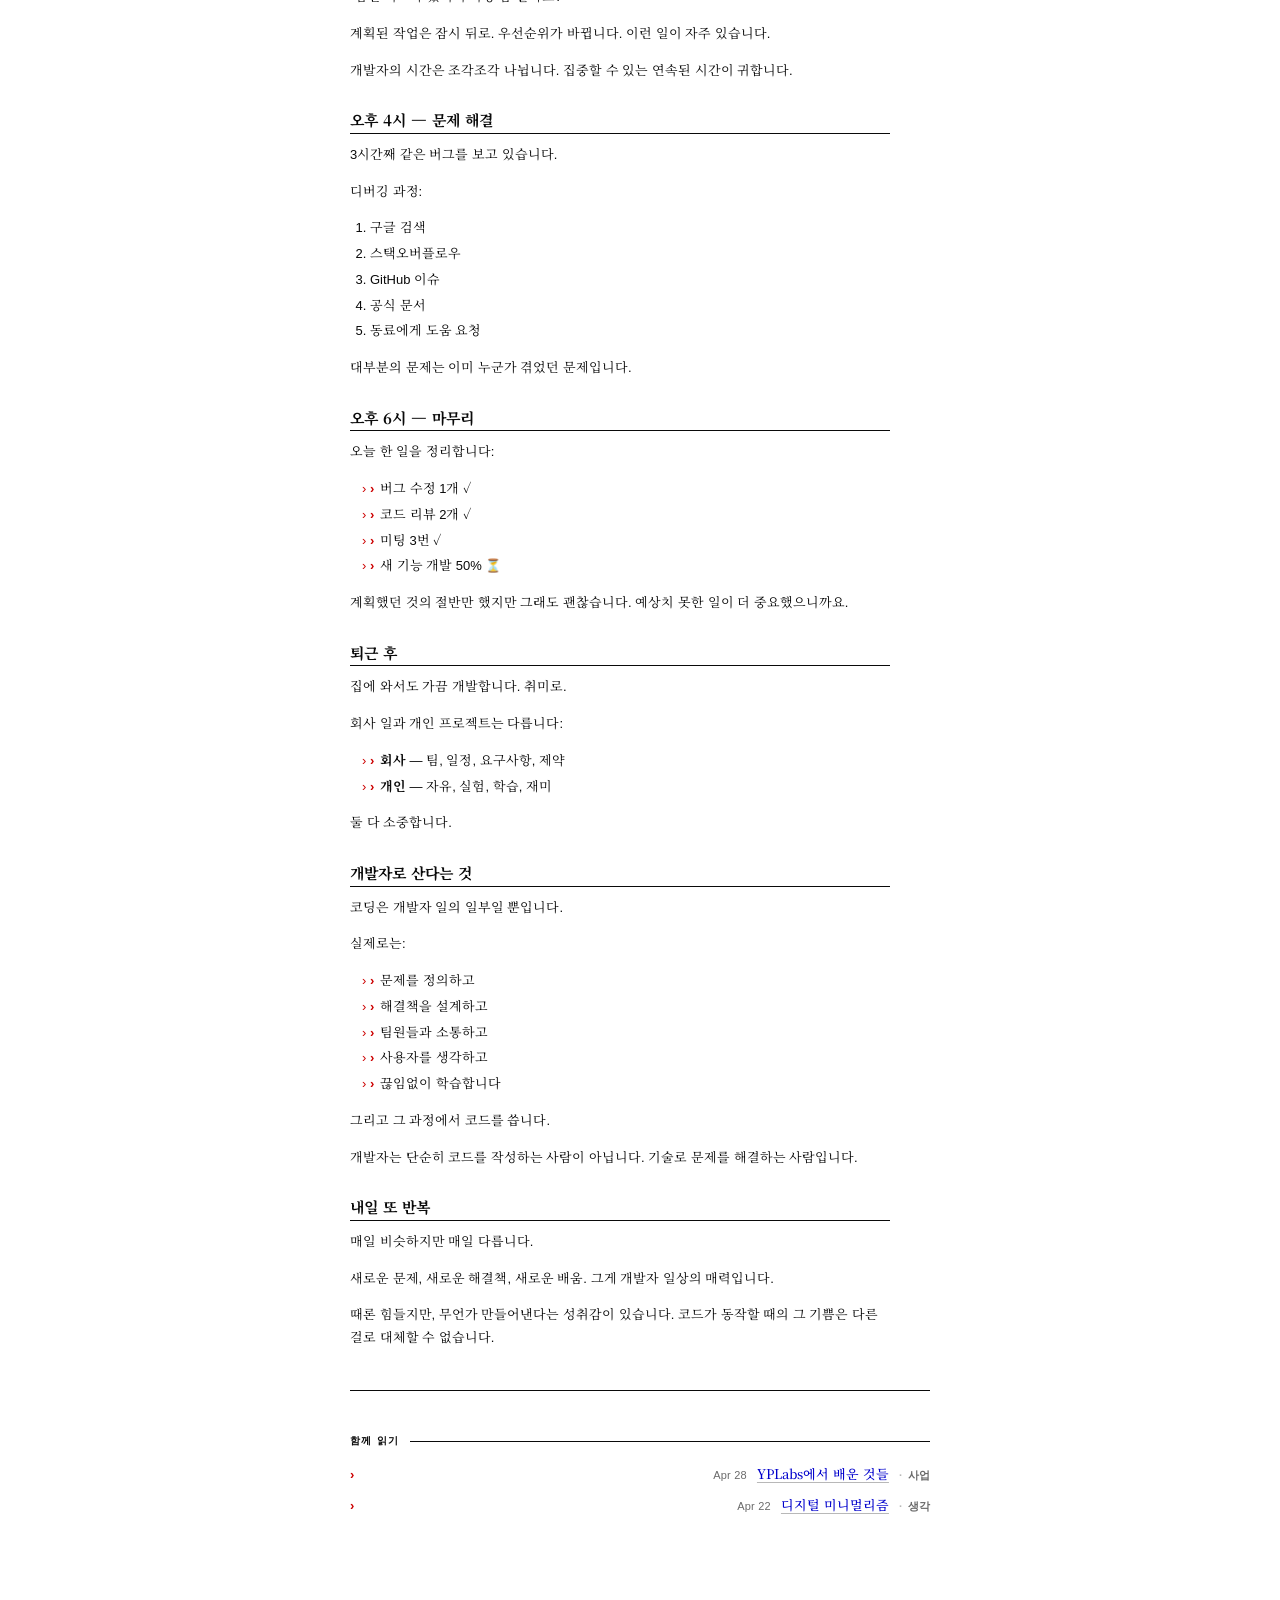
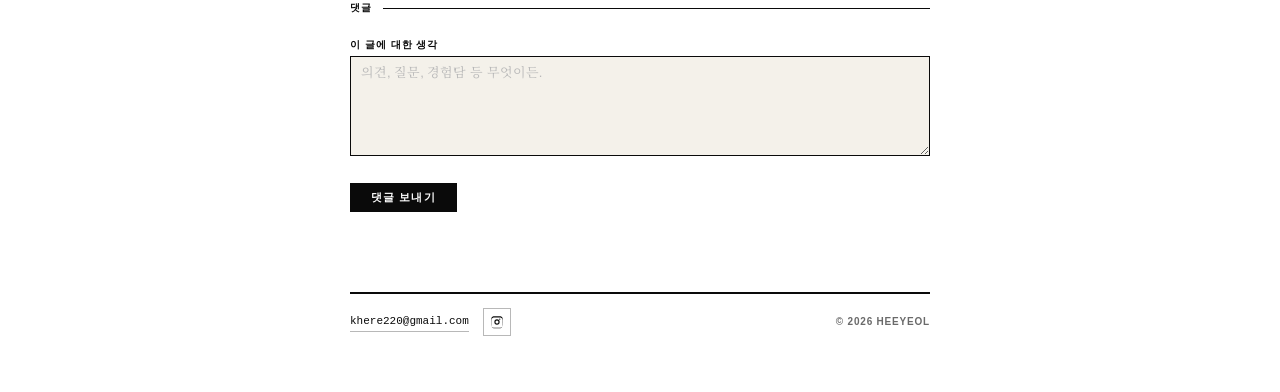
<file: posts/life/developer-daily.html>
<!DOCTYPE html>
<html lang="ko">
<head>
<meta charset="utf-8">
<meta name="viewport" content="width=device-width, initial-scale=1">
<meta name="author" content="herekim">
<title>개발자의 일상 · 희열</title>
<link rel="icon" type="image/svg+xml" href="../../favicon.svg">
<link rel="stylesheet" type="text/css" href="../../style.css">
</head>
<body>

<main class="page">

    <header class="masthead">
        <h1 class="masthead__name"><a href="../../index.html">희열</a></h1>
    </header>

    <nav class="nav" aria-label="primary">
        <a href="../../index.html">글</a>
        <a href="../../about.html">소개</a>
        <a href="../../links.html">읽을거리</a>
        <a href="../../guestbook.html">방명록</a>
    </nav>

    <article>
        <header class="article-header">
            <div class="article-header__cat">일상</div>
            <h1 class="article-header__title">개발자의 일상</h1>
            <div class="article-header__meta">
                <span>2026년 4월 25일</span>
                <span>읽기 5분</span>
            </div>
        </header>

        <div class="prose">
            <p>개발자가 하루종일 코딩만 한다고 생각하는 사람들이 많습니다. 실제론 어떨까요. 평범한 하루를 기록해봤습니다.</p>

            <h2>오전 9시 — 출근</h2>

            <p>커피 한 잔과 함께 어제 올라온 알림들을 확인합니다.</p>

            <ul>
                <li>GitHub 이슈 3개</li>
                <li>Slack 메시지 12개</li>
                <li>Figma 댓글 2개</li>
                <li>Jira 업데이트 5개</li>
            </ul>

            <p>코딩 시작도 전에 벌써 20분이 지났습니다. 이게 현실입니다.</p>

            <h2>오전 10시 — 스탠드업 미팅</h2>

            <p>팀원들과 15분 짧은 미팅.</p>

            <blockquote>
                <p>"어제 뭐 했고, 오늘 뭐 할 건지, 막힌 거 있는지"</p>
            </blockquote>

            <p>간단해 보이지만 중요합니다. 서로가 뭘 하고 있는지 알아야 도움을 줄 수 있습니다.</p>

            <h2>오전 10시 30분 — 드디어 코딩</h2>

            <p>IDE를 키고 어제 작업하던 코드를 봅니다. 5분 후...</p>

            <p><em>"어제 내가 뭘 생각하고 이렇게 짰지?"</em></p>

            <p>어제의 나는 남입니다. 코멘트의 중요성을 다시 한번 깨닫습니다.</p>

            <h2>오전 11시 — 버그 발견</h2>

            <p>새 기능을 만들려고 했는데 기존 코드에서 버그를 발견했습니다.</p>

            <p>선택의 순간:</p>
            <ol>
                <li>지금 당장 고친다 (새 기능 개발 중단)</li>
                <li>이슈로 등록하고 나중에 고친다 (기술부채 증가)</li>
                <li>임시방편으로 해결한다 (더 큰 문제 가능성)</li>
            </ol>

            <p>정답은 없습니다. 상황에 따라 다릅니다.</p>

            <h2>오후 12시 — 점심시간</h2>

            <p>팀원들과 함께 식사. 일 얘기는 금지지만 자연스럽게 기술 얘기가 나옵니다.</p>

            <p>"요즘 React 19 써봤어?"<br>
            "Rust 공부해볼까?"<br>
            "우리도 마이크로서비스 해볼까?"</p>

            <p>개발자는 밥 먹으면서도 기술 얘기를 합니다.</p>

            <h2>오후 2시 — 코드 리뷰</h2>

            <p>동료의 Pull Request를 리뷰합니다.</p>

            <p>좋은 코드 리뷰는 예술입니다:</p>
            <ul>
                <li><strong>비판보다 제안</strong> — "이렇게 하면 안 돼"가 아니라 "이렇게 하면 어떨까"</li>
                <li><strong>이유 설명</strong> — 왜 그래야 하는지 근거를 들어야 합니다</li>
                <li><strong>칭찬도 함께</strong> — 좋은 부분도 언급해야 합니다</li>
            </ul>

            <h2>오후 3시 — 갑작스런 미팅</h2>

            <p>"급한 버그가 있어서 미팅 좀 할까요?"</p>

            <p>계획된 작업은 잠시 뒤로. 우선순위가 바뀝니다. 이런 일이 자주 있습니다.</p>

            <p>개발자의 시간은 조각조각 나뉩니다. 집중할 수 있는 연속된 시간이 귀합니다.</p>

            <h2>오후 4시 — 문제 해결</h2>

            <p>3시간째 같은 버그를 보고 있습니다.</p>

            <p>디버깅 과정:</p>
            <ol>
                <li>구글 검색</li>
                <li>스택오버플로우</li>
                <li>GitHub 이슈</li>
                <li>공식 문서</li>
                <li>동료에게 도움 요청</li>
            </ol>

            <p>대부분의 문제는 이미 누군가 겪었던 문제입니다.</p>

            <h2>오후 6시 — 마무리</h2>

            <p>오늘 한 일을 정리합니다:</p>

            <ul>
                <li>버그 수정 1개 ✓</li>
                <li>코드 리뷰 2개 ✓</li>
                <li>미팅 3번 ✓</li>
                <li>새 기능 개발 50% ⏳</li>
            </ul>

            <p>계획했던 것의 절반만 했지만 그래도 괜찮습니다. 예상치 못한 일이 더 중요했으니까요.</p>

            <h2>퇴근 후</h2>

            <p>집에 와서도 가끔 개발합니다. 취미로.</p>

            <p>회사 일과 개인 프로젝트는 다릅니다:</p>

            <ul>
                <li><strong>회사</strong> — 팀, 일정, 요구사항, 제약</li>
                <li><strong>개인</strong> — 자유, 실험, 학습, 재미</li>
            </ul>

            <p>둘 다 소중합니다.</p>

            <h2>개발자로 산다는 것</h2>

            <p>코딩은 개발자 일의 일부일 뿐입니다.</p>

            <p>실제로는:</p>
            <ul>
                <li>문제를 정의하고</li>
                <li>해결책을 설계하고</li>
                <li>팀원들과 소통하고</li>
                <li>사용자를 생각하고</li>
                <li>끊임없이 학습합니다</li>
            </ul>

            <p>그리고 그 과정에서 코드를 씁니다.</p>

            <p>개발자는 단순히 코드를 작성하는 사람이 아닙니다. 기술로 문제를 해결하는 사람입니다.</p>

            <h2>내일 또 반복</h2>

            <p>매일 비슷하지만 매일 다릅니다.</p>

            <p>새로운 문제, 새로운 해결책, 새로운 배움. 그게 개발자 일상의 매력입니다.</p>

            <p>때론 힘들지만, 무언가 만들어낸다는 성취감이 있습니다. 코드가 동작할 때의 그 기쁨은 다른 걸로 대체할 수 없습니다.</p>
        </div>

        <aside class="related">
            <div class="section-head">
                <span class="section-head__label">함께 읽기</span>
                <span class="section-head__rule"></span>
            </div>
            <ol class="entries">
                <li class="entry">
                    <span class="entry__date">Apr 28</span>
                    <a class="entry__title" href="../business/yplabs-lessons.html">YPLabs에서 배운 것들</a>
                    <span class="entry__cat">사업</span>
                </li>
                <li class="entry">
                    <span class="entry__date">Apr 22</span>
                    <a class="entry__title" href="../thoughts/digital-minimalism.html">디지털 미니멀리즘</a>
                    <span class="entry__cat">생각</span>
                </li>
            </ol>
        </aside>
    </article>

    <section aria-labelledby="comments" style="margin-top: var(--s-9);">
        <div class="section-head">
            <span class="section-head__label" id="comments">댓글</span>
            <span class="section-head__rule"></span>
        </div>

        <form class="form" onsubmit="sendComment(event)">
            <div class="form__field">
                <label class="form__label" for="comment-text">이 글에 대한 생각</label>
                <textarea id="comment-text" placeholder="의견, 질문, 경험담 등 무엇이든."></textarea>
            </div>
            <button type="submit" class="form__submit">댓글 보내기</button>
        </form>
    </section>

    <footer class="colophon">
        <div class="colophon__row">
            <div class="colophon__contact">
                <a class="colophon__email" href="mailto:khere220@gmail.com">khere220@gmail.com</a>
                <div class="colophon__social">
                    <a href="https://instagram.com/keemier" target="_blank" rel="noopener" aria-label="Instagram">
                        <svg viewBox="0 0 24 24" aria-hidden="true"><path d="M12 2.2c3.2 0 3.6 0 4.85.07 1.17.05 1.8.25 2.23.41.56.22.96.48 1.38.9.42.42.68.82.9 1.38.16.42.36 1.06.41 2.23.07 1.25.07 1.65.07 4.85s0 3.6-.07 4.85c-.05 1.17-.25 1.8-.41 2.23-.22.56-.48.96-.9 1.38-.42.42-.82.68-1.38.9-.42.16-1.06.36-2.23.41-1.25.07-1.65.07-4.85.07s-3.6 0-4.85-.07c-1.17-.05-1.8-.25-2.23-.41a3.7 3.7 0 0 1-1.38-.9 3.7 3.7 0 0 1-.9-1.38c-.16-.42-.36-1.06-.41-2.23C2.2 15.6 2.2 15.2 2.2 12s0-3.6.07-4.85c.05-1.17.25-1.8.41-2.23.22-.56.48-.96.9-1.38.42-.42.82-.68 1.38-.9.42-.16 1.06-.36 2.23-.41C8.4 2.2 8.8 2.2 12 2.2zm0 1.95c-3.15 0-3.52 0-4.76.07-1.07.05-1.65.23-2.04.38-.51.2-.88.44-1.27.83-.39.39-.63.76-.83 1.27-.15.39-.33.97-.38 2.04-.07 1.24-.07 1.61-.07 4.76s0 3.52.07 4.76c.05 1.07.23 1.65.38 2.04.2.51.44.88.83 1.27.39.39.76.63 1.27.83.39.15.97.33 2.04.38 1.24.07 1.61.07 4.76.07s3.52 0 4.76-.07c1.07-.05 1.65-.23 2.04-.38.51-.2.88-.44 1.27-.83.39-.39.63-.76.83-1.27.15-.39.33-.97.38-2.04.07-1.24.07-1.61.07-4.76s0-3.52-.07-4.76c-.05-1.07-.23-1.65-.38-2.04a3.42 3.42 0 0 0-.83-1.27 3.42 3.42 0 0 0-1.27-.83c-.39-.15-.97-.33-2.04-.38C15.52 4.15 15.15 4.15 12 4.15zm0 3.32a4.53 4.53 0 1 1 0 9.06 4.53 4.53 0 0 1 0-9.06zm0 1.95a2.58 2.58 0 1 0 0 5.16 2.58 2.58 0 0 0 0-5.16zm5.78-2.17a1.06 1.06 0 1 1-2.12 0 1.06 1.06 0 0 1 2.12 0z"/></svg>
                    </a>
                </div>
            </div>
            <div class="colophon__copyright">© 2026 Heeyeol</div>
        </div>
    </footer>

</main>

<script>
function sendComment(e) {
    if (e) e.preventDefault();
    const text = document.getElementById('comment-text').value.trim();
    if (text) {
        const subject = encodeURIComponent('희열 블로그 댓글: 개발자의 일상');
        const body = encodeURIComponent(text);
        window.location.href = `mailto:khere220@gmail.com?subject=${subject}&body=${body}`;
        document.getElementById('comment-text').value = '';
    }
}

document.getElementById('comment-text').addEventListener('keydown', function(e) {
    if ((e.metaKey || e.ctrlKey) && e.key === 'Enter') {
        sendComment();
    }
});
</script>

</body>
</html>
</file>
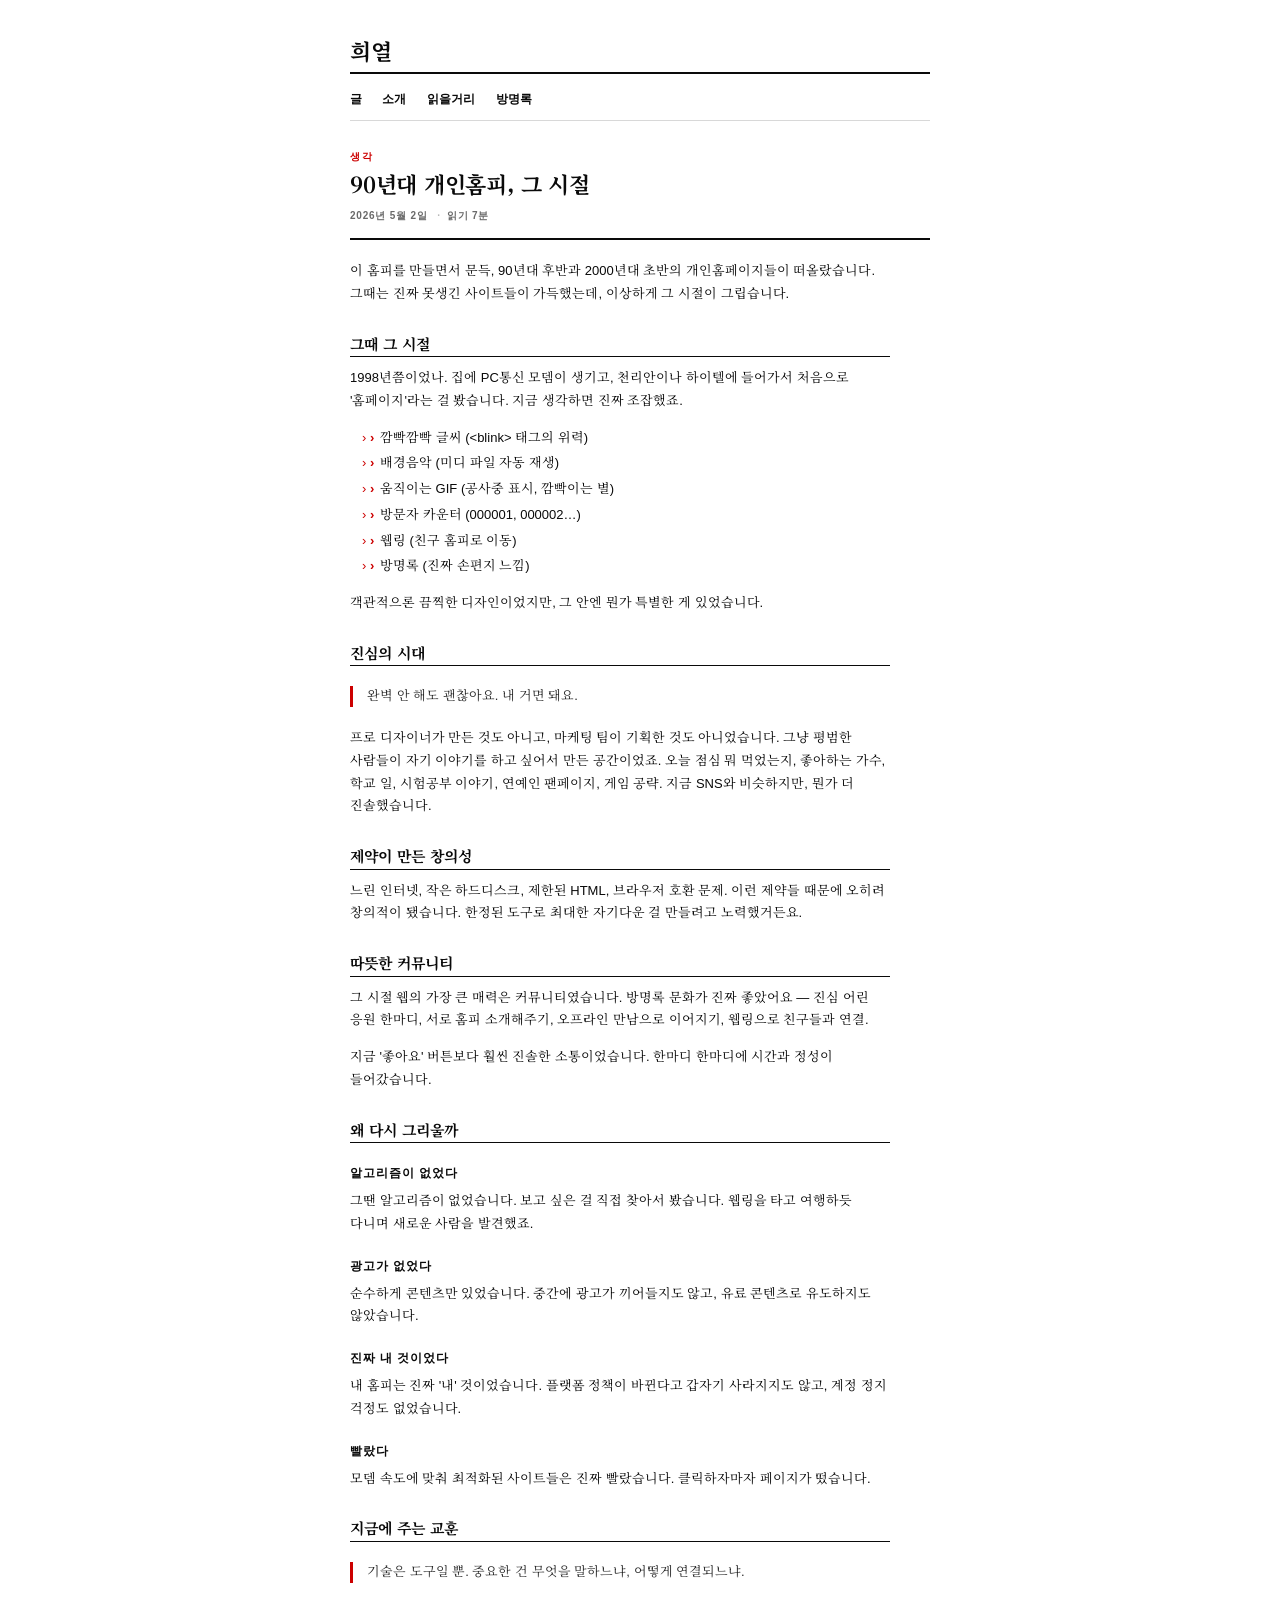
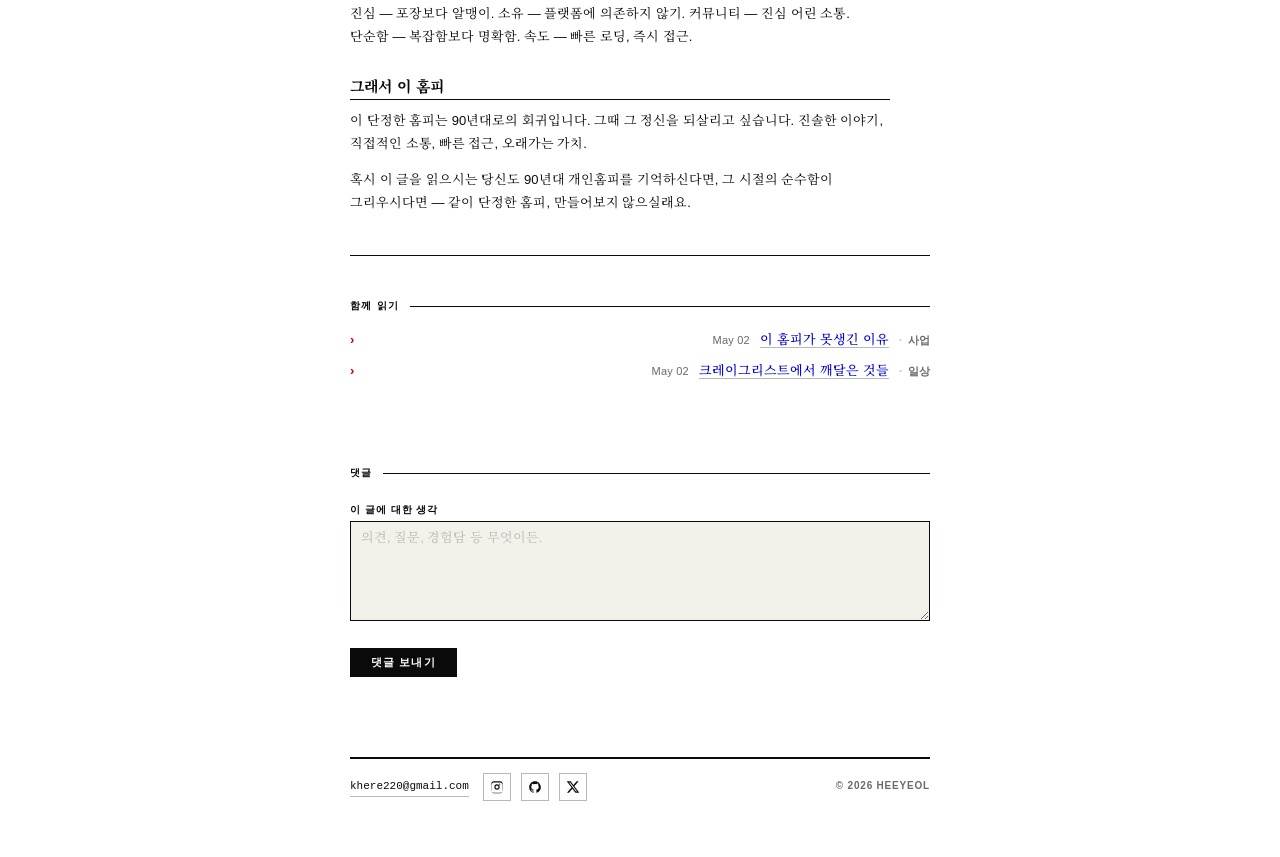
<file: posts/thoughts/90s-nostalgia.html>
<!DOCTYPE html>
<html lang="ko">
<head>
<meta charset="utf-8">
<meta name="viewport" content="width=device-width, initial-scale=1">
<meta name="author" content="herekim">
<title>90년대 개인홈피, 그 시절 · 희열</title>
<link rel="icon" type="image/svg+xml" href="../../favicon.svg">
<link rel="stylesheet" type="text/css" href="../../style.css">
</head>
<body>

<main class="page">

    <header class="masthead">
        <h1 class="masthead__name"><a href="../../index.html">희열</a></h1>
    </header>

    <nav class="nav" aria-label="primary">
        <a href="../../index.html">글</a>
        <a href="../../about.html">소개</a>
        <a href="../../links.html">읽을거리</a>
        <a href="../../guestbook.html">방명록</a>
    </nav>

    <article>
        <header class="article-header">
            <div class="article-header__cat">생각</div>
            <h1 class="article-header__title">90년대 개인홈피, 그 시절</h1>
            <div class="article-header__meta">
                <span>2026년 5월 2일</span>
                <span>읽기 7분</span>
            </div>
        </header>

        <div class="prose">
            <p>이 홈피를 만들면서 문득, 90년대 후반과 2000년대 초반의 개인홈페이지들이 떠올랐습니다. 그때는 진짜 못생긴 사이트들이 가득했는데, 이상하게 그 시절이 그립습니다.</p>

            <h2>그때 그 시절</h2>

            <p>1998년쯤이었나. 집에 PC통신 모뎀이 생기고, 천리안이나 하이텔에 들어가서 처음으로 '홈페이지'라는 걸 봤습니다. 지금 생각하면 진짜 조잡했죠.</p>

            <ul>
                <li>깜빡깜빡 글씨 (&lt;blink&gt; 태그의 위력)</li>
                <li>배경음악 (미디 파일 자동 재생)</li>
                <li>움직이는 GIF (공사중 표시, 깜빡이는 별)</li>
                <li>방문자 카운터 (000001, 000002…)</li>
                <li>웹링 (친구 홈피로 이동)</li>
                <li>방명록 (진짜 손편지 느낌)</li>
            </ul>

            <p>객관적으론 끔찍한 디자인이었지만, 그 안엔 뭔가 특별한 게 있었습니다.</p>

            <h2>진심의 시대</h2>

            <blockquote><p>완벽 안 해도 괜찮아요. 내 거면 돼요.</p></blockquote>

            <p>프로 디자이너가 만든 것도 아니고, 마케팅 팀이 기획한 것도 아니었습니다. 그냥 평범한 사람들이 자기 이야기를 하고 싶어서 만든 공간이었죠. 오늘 점심 뭐 먹었는지, 좋아하는 가수, 학교 일, 시험공부 이야기, 연예인 팬페이지, 게임 공략. 지금 SNS와 비슷하지만, 뭔가 더 진솔했습니다.</p>

            <h2>제약이 만든 창의성</h2>

            <p>느린 인터넷, 작은 하드디스크, 제한된 HTML, 브라우저 호환 문제. 이런 제약들 때문에 오히려 창의적이 됐습니다. 한정된 도구로 최대한 자기다운 걸 만들려고 노력했거든요.</p>

            <h2>따뜻한 커뮤니티</h2>

            <p>그 시절 웹의 가장 큰 매력은 커뮤니티였습니다. 방명록 문화가 진짜 좋았어요 — 진심 어린 응원 한마디, 서로 홈피 소개해주기, 오프라인 만남으로 이어지기, 웹링으로 친구들과 연결.</p>

            <p>지금 '좋아요' 버튼보다 훨씬 진솔한 소통이었습니다. 한마디 한마디에 시간과 정성이 들어갔습니다.</p>

            <h2>왜 다시 그리울까</h2>

            <h3>알고리즘이 없었다</h3>
            <p>그땐 알고리즘이 없었습니다. 보고 싶은 걸 직접 찾아서 봤습니다. 웹링을 타고 여행하듯 다니며 새로운 사람을 발견했죠.</p>

            <h3>광고가 없었다</h3>
            <p>순수하게 콘텐츠만 있었습니다. 중간에 광고가 끼어들지도 않고, 유료 콘텐츠로 유도하지도 않았습니다.</p>

            <h3>진짜 내 것이었다</h3>
            <p>내 홈피는 진짜 '내' 것이었습니다. 플랫폼 정책이 바뀐다고 갑자기 사라지지도 않고, 계정 정지 걱정도 없었습니다.</p>

            <h3>빨랐다</h3>
            <p>모뎀 속도에 맞춰 최적화된 사이트들은 진짜 빨랐습니다. 클릭하자마자 페이지가 떴습니다.</p>

            <h2>지금에 주는 교훈</h2>

            <blockquote>
                <p>기술은 도구일 뿐. 중요한 건 무엇을 말하느냐, 어떻게 연결되느냐.</p>
            </blockquote>

            <p>진심 — 포장보다 알맹이. 소유 — 플랫폼에 의존하지 않기. 커뮤니티 — 진심 어린 소통. 단순함 — 복잡함보다 명확함. 속도 — 빠른 로딩, 즉시 접근.</p>

            <h2>그래서 이 홈피</h2>

            <p>이 단정한 홈피는 90년대로의 회귀입니다. 그때 그 정신을 되살리고 싶습니다. 진솔한 이야기, 직접적인 소통, 빠른 접근, 오래가는 가치.</p>

            <p>혹시 이 글을 읽으시는 당신도 90년대 개인홈피를 기억하신다면, 그 시절의 순수함이 그리우시다면 — 같이 단정한 홈피, 만들어보지 않으실래요.</p>
        </div>

        <aside class="related">
            <div class="section-head">
                <span class="section-head__label">함께 읽기</span>
                <span class="section-head__rule"></span>
            </div>
            <ol class="entries">
                <li class="entry">
                    <span class="entry__date">May 02</span>
                    <a class="entry__title" href="../business/why-ugly.html">이 홈피가 못생긴 이유</a>
                    <span class="entry__cat">사업</span>
                </li>
                <li class="entry">
                    <span class="entry__date">May 02</span>
                    <a class="entry__title" href="../life/craigslist-lesson.html">크레이그리스트에서 깨달은 것들</a>
                    <span class="entry__cat">일상</span>
                </li>
            </ol>
        </aside>
    </article>

    <section aria-labelledby="comments" style="margin-top: var(--s-9);">
        <div class="section-head">
            <span class="section-head__label" id="comments">댓글</span>
            <span class="section-head__rule"></span>
        </div>

        <form class="form" onsubmit="sendComment(event)">
            <div class="form__field">
                <label class="form__label" for="comment-text">이 글에 대한 생각</label>
                <textarea id="comment-text" placeholder="의견, 질문, 경험담 등 무엇이든."></textarea>
            </div>
            <button type="submit" class="form__submit">댓글 보내기</button>
        </form>
    </section>

    <footer class="colophon">
        <div class="colophon__row">
            <div class="colophon__contact">
                <a class="colophon__email" href="mailto:khere220@gmail.com">khere220@gmail.com</a>
                <div class="colophon__social">
                    <a href="https://instagram.com/keemier" target="_blank" rel="noopener" aria-label="Instagram">
                        <svg viewBox="0 0 24 24" aria-hidden="true"><path d="M12 2.2c3.2 0 3.6 0 4.85.07 1.17.05 1.8.25 2.23.41.56.22.96.48 1.38.9.42.42.68.82.9 1.38.16.42.36 1.06.41 2.23.07 1.25.07 1.65.07 4.85s0 3.6-.07 4.85c-.05 1.17-.25 1.8-.41 2.23-.22.56-.48.96-.9 1.38-.42.42-.82.68-1.38.9-.42.16-1.06.36-2.23.41-1.25.07-1.65.07-4.85.07s-3.6 0-4.85-.07c-1.17-.05-1.8-.25-2.23-.41a3.7 3.7 0 0 1-1.38-.9 3.7 3.7 0 0 1-.9-1.38c-.16-.42-.36-1.06-.41-2.23C2.2 15.6 2.2 15.2 2.2 12s0-3.6.07-4.85c.05-1.17.25-1.8.41-2.23.22-.56.48-.96.9-1.38.42-.42.82-.68 1.38-.9.42-.16 1.06-.36 2.23-.41C8.4 2.2 8.8 2.2 12 2.2zm0 1.95c-3.15 0-3.52 0-4.76.07-1.07.05-1.65.23-2.04.38-.51.2-.88.44-1.27.83-.39.39-.63.76-.83 1.27-.15.39-.33.97-.38 2.04-.07 1.24-.07 1.61-.07 4.76s0 3.52.07 4.76c.05 1.07.23 1.65.38 2.04.2.51.44.88.83 1.27.39.39.76.63 1.27.83.39.15.97.33 2.04.38 1.24.07 1.61.07 4.76.07s3.52 0 4.76-.07c1.07-.05 1.65-.23 2.04-.38.51-.2.88-.44 1.27-.83.39-.39.63-.76.83-1.27.15-.39.33-.97.38-2.04.07-1.24.07-1.61.07-4.76s0-3.52-.07-4.76c-.05-1.07-.23-1.65-.38-2.04a3.42 3.42 0 0 0-.83-1.27 3.42 3.42 0 0 0-1.27-.83c-.39-.15-.97-.33-2.04-.38C15.52 4.15 15.15 4.15 12 4.15zm0 3.32a4.53 4.53 0 1 1 0 9.06 4.53 4.53 0 0 1 0-9.06zm0 1.95a2.58 2.58 0 1 0 0 5.16 2.58 2.58 0 0 0 0-5.16zm5.78-2.17a1.06 1.06 0 1 1-2.12 0 1.06 1.06 0 0 1 2.12 0z"/></svg>
                    </a>
                    <a href="https://github.com/herekim" target="_blank" rel="noopener" aria-label="GitHub">
                        <svg viewBox="0 0 24 24" aria-hidden="true"><path d="M12 2C6.48 2 2 6.58 2 12.25c0 4.53 2.87 8.37 6.84 9.73.5.1.68-.22.68-.49 0-.24-.01-.88-.01-1.72-2.78.62-3.37-1.36-3.37-1.36-.45-1.18-1.11-1.5-1.11-1.5-.91-.63.07-.62.07-.62 1 .07 1.53 1.05 1.53 1.05.89 1.56 2.34 1.11 2.91.85.09-.66.35-1.11.63-1.36-2.22-.26-4.55-1.14-4.55-5.05 0-1.12.39-2.03 1.03-2.74-.1-.26-.45-1.3.1-2.7 0 0 .84-.27 2.75 1.04A9.4 9.4 0 0 1 12 6.85c.85 0 1.71.12 2.51.34 1.91-1.31 2.75-1.04 2.75-1.04.55 1.4.2 2.44.1 2.7.64.71 1.03 1.62 1.03 2.74 0 3.92-2.34 4.78-4.57 5.04.36.31.68.92.68 1.86 0 1.34-.01 2.42-.01 2.75 0 .27.18.59.69.49C19.13 20.62 22 16.78 22 12.25 22 6.58 17.52 2 12 2z"/></svg>
                    </a>
                    <a href="https://twitter.com/herekim_" target="_blank" rel="noopener" aria-label="X (Twitter)">
                        <svg viewBox="0 0 24 24" aria-hidden="true"><path d="M18.244 2.25h3.308l-7.227 8.26 8.502 11.24h-6.65l-5.214-6.812-5.965 6.813H1.69l7.73-8.835L1.255 2.25h6.81l4.71 6.231 5.469-6.23zm-1.16 17.52h1.834L7.05 4.126H5.084L17.084 19.77z"/></svg>
                    </a>
                </div>
            </div>
            <div class="colophon__copyright">© 2026 Heeyeol</div>
        </div>
    </footer>

</main>

<script>
function sendComment(e) {
    if (e) e.preventDefault();
    const text = document.getElementById('comment-text').value.trim();
    if (text) {
        const subject = encodeURIComponent('희열 블로그 댓글: 90년대 개인홈피, 그 시절');
        const body = encodeURIComponent(text);
        window.location.href = `mailto:khere220@gmail.com?subject=${subject}&body=${body}`;
        document.getElementById('comment-text').value = '';
    }
}

document.getElementById('comment-text').addEventListener('keydown', function(e) {
    if ((e.metaKey || e.ctrlKey) && e.key === 'Enter') {
        sendComment();
    }
});
</script>

</body>
</html>
</file>
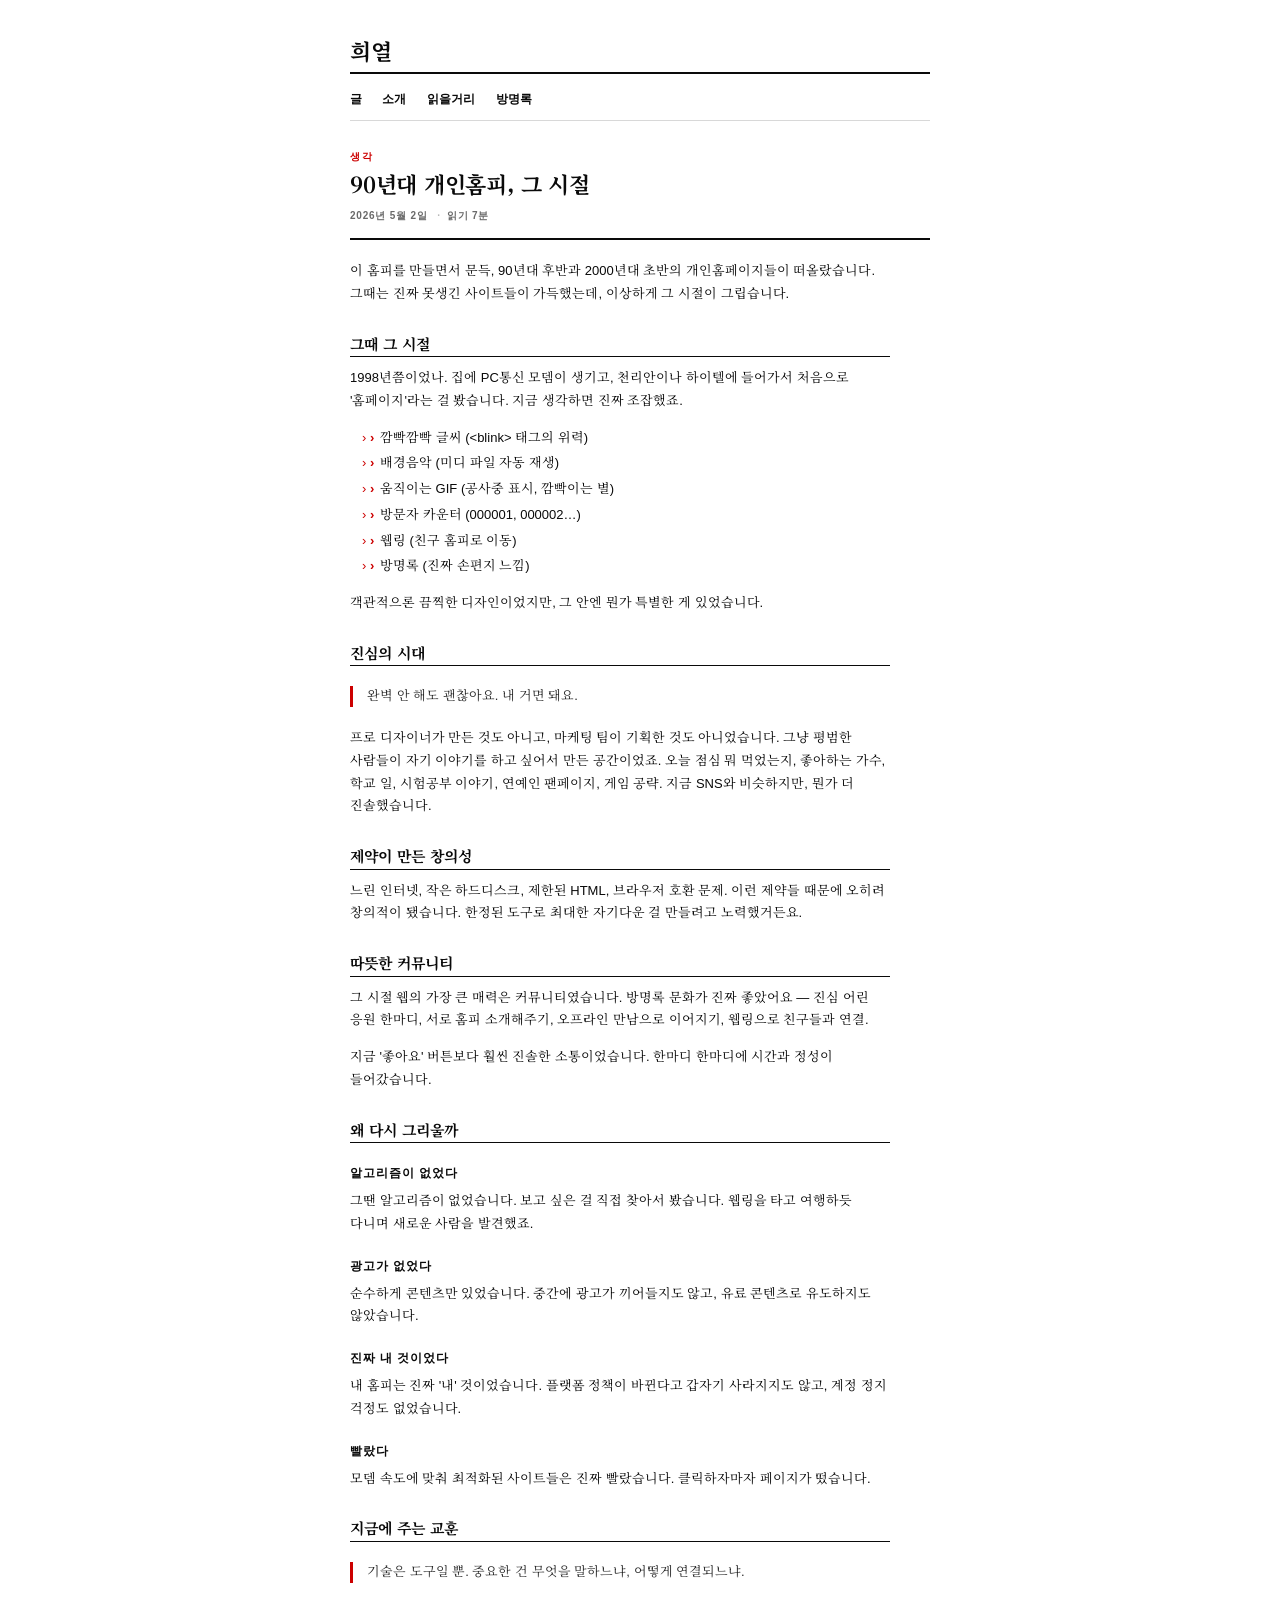
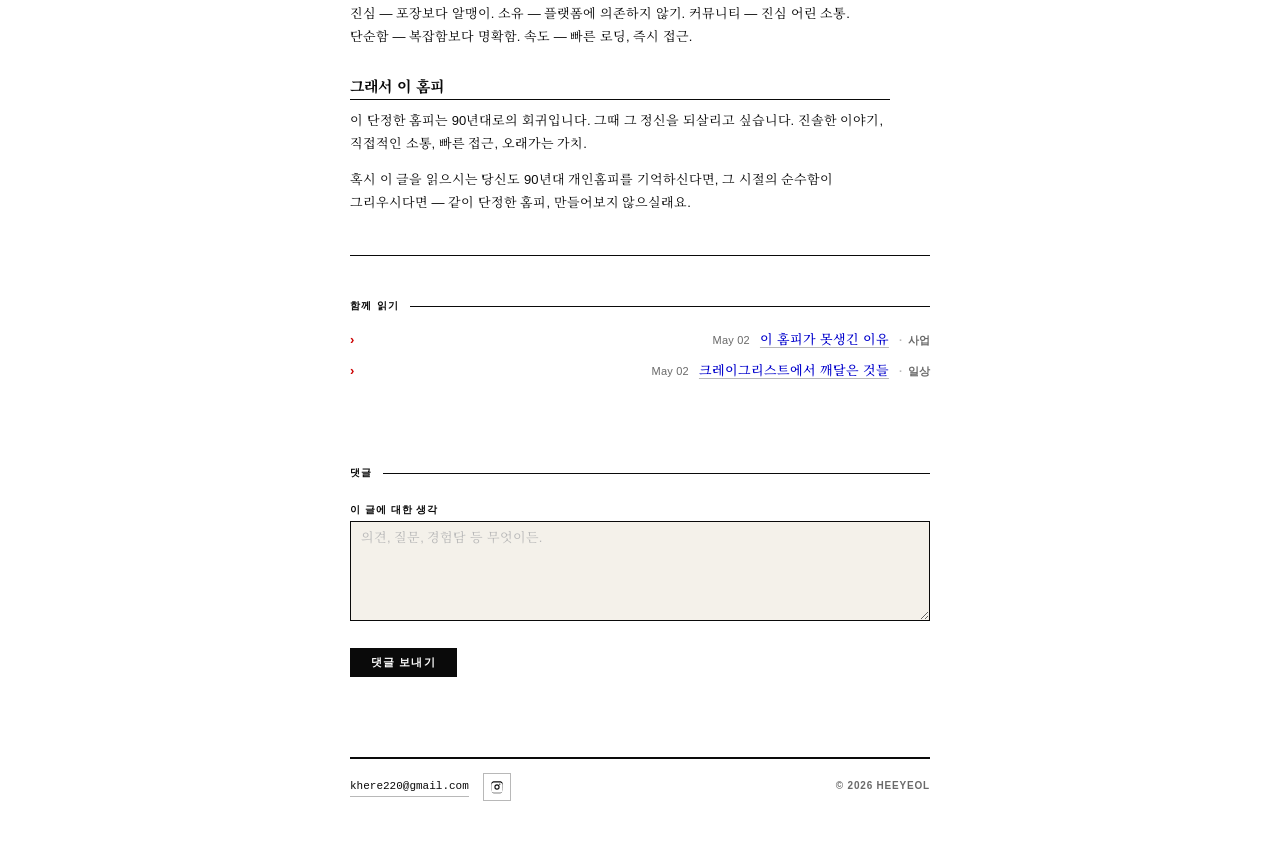
<file: posts/thoughts/digital-minimalism.html>
<!DOCTYPE html>
<html lang="ko">
<head>
<meta charset="utf-8">
<meta name="viewport" content="width=device-width, initial-scale=1">
<meta name="author" content="herekim">
<title>90년대 개인홈피, 그 시절 · 희열</title>
<link rel="icon" type="image/svg+xml" href="../../favicon.svg">
<link rel="stylesheet" type="text/css" href="../../style.css">
</head>
<body>

<main class="page">

    <header class="masthead">
        <h1 class="masthead__name"><a href="../../index.html">희열</a></h1>
    </header>

    <nav class="nav" aria-label="primary">
        <a href="../../index.html">글</a>
        <a href="../../about.html">소개</a>
        <a href="../../links.html">읽을거리</a>
        <a href="../../guestbook.html">방명록</a>
    </nav>

    <article>
        <header class="article-header">
            <div class="article-header__cat">생각</div>
            <h1 class="article-header__title">90년대 개인홈피, 그 시절</h1>
            <div class="article-header__meta">
                <span>2026년 5월 2일</span>
                <span>읽기 7분</span>
            </div>
        </header>

        <div class="prose">
            <p>이 홈피를 만들면서 문득, 90년대 후반과 2000년대 초반의 개인홈페이지들이 떠올랐습니다. 그때는 진짜 못생긴 사이트들이 가득했는데, 이상하게 그 시절이 그립습니다.</p>

            <h2>그때 그 시절</h2>

            <p>1998년쯤이었나. 집에 PC통신 모뎀이 생기고, 천리안이나 하이텔에 들어가서 처음으로 '홈페이지'라는 걸 봤습니다. 지금 생각하면 진짜 조잡했죠.</p>

            <ul>
                <li>깜빡깜빡 글씨 (&lt;blink&gt; 태그의 위력)</li>
                <li>배경음악 (미디 파일 자동 재생)</li>
                <li>움직이는 GIF (공사중 표시, 깜빡이는 별)</li>
                <li>방문자 카운터 (000001, 000002…)</li>
                <li>웹링 (친구 홈피로 이동)</li>
                <li>방명록 (진짜 손편지 느낌)</li>
            </ul>

            <p>객관적으론 끔찍한 디자인이었지만, 그 안엔 뭔가 특별한 게 있었습니다.</p>

            <h2>진심의 시대</h2>

            <blockquote><p>완벽 안 해도 괜찮아요. 내 거면 돼요.</p></blockquote>

            <p>프로 디자이너가 만든 것도 아니고, 마케팅 팀이 기획한 것도 아니었습니다. 그냥 평범한 사람들이 자기 이야기를 하고 싶어서 만든 공간이었죠. 오늘 점심 뭐 먹었는지, 좋아하는 가수, 학교 일, 시험공부 이야기, 연예인 팬페이지, 게임 공략. 지금 SNS와 비슷하지만, 뭔가 더 진솔했습니다.</p>

            <h2>제약이 만든 창의성</h2>

            <p>느린 인터넷, 작은 하드디스크, 제한된 HTML, 브라우저 호환 문제. 이런 제약들 때문에 오히려 창의적이 됐습니다. 한정된 도구로 최대한 자기다운 걸 만들려고 노력했거든요.</p>

            <h2>따뜻한 커뮤니티</h2>

            <p>그 시절 웹의 가장 큰 매력은 커뮤니티였습니다. 방명록 문화가 진짜 좋았어요 — 진심 어린 응원 한마디, 서로 홈피 소개해주기, 오프라인 만남으로 이어지기, 웹링으로 친구들과 연결.</p>

            <p>지금 '좋아요' 버튼보다 훨씬 진솔한 소통이었습니다. 한마디 한마디에 시간과 정성이 들어갔습니다.</p>

            <h2>왜 다시 그리울까</h2>

            <h3>알고리즘이 없었다</h3>
            <p>그땐 알고리즘이 없었습니다. 보고 싶은 걸 직접 찾아서 봤습니다. 웹링을 타고 여행하듯 다니며 새로운 사람을 발견했죠.</p>

            <h3>광고가 없었다</h3>
            <p>순수하게 콘텐츠만 있었습니다. 중간에 광고가 끼어들지도 않고, 유료 콘텐츠로 유도하지도 않았습니다.</p>

            <h3>진짜 내 것이었다</h3>
            <p>내 홈피는 진짜 '내' 것이었습니다. 플랫폼 정책이 바뀐다고 갑자기 사라지지도 않고, 계정 정지 걱정도 없었습니다.</p>

            <h3>빨랐다</h3>
            <p>모뎀 속도에 맞춰 최적화된 사이트들은 진짜 빨랐습니다. 클릭하자마자 페이지가 떴습니다.</p>

            <h2>지금에 주는 교훈</h2>

            <blockquote>
                <p>기술은 도구일 뿐. 중요한 건 무엇을 말하느냐, 어떻게 연결되느냐.</p>
            </blockquote>

            <p>진심 — 포장보다 알맹이. 소유 — 플랫폼에 의존하지 않기. 커뮤니티 — 진심 어린 소통. 단순함 — 복잡함보다 명확함. 속도 — 빠른 로딩, 즉시 접근.</p>

            <h2>그래서 이 홈피</h2>

            <p>이 단정한 홈피는 90년대로의 회귀입니다. 그때 그 정신을 되살리고 싶습니다. 진솔한 이야기, 직접적인 소통, 빠른 접근, 오래가는 가치.</p>

            <p>혹시 이 글을 읽으시는 당신도 90년대 개인홈피를 기억하신다면, 그 시절의 순수함이 그리우시다면 — 같이 단정한 홈피, 만들어보지 않으실래요.</p>
        </div>

        <aside class="related">
            <div class="section-head">
                <span class="section-head__label">함께 읽기</span>
                <span class="section-head__rule"></span>
            </div>
            <ol class="entries">
                <li class="entry">
                    <span class="entry__date">May 02</span>
                    <a class="entry__title" href="../business/why-ugly.html">이 홈피가 못생긴 이유</a>
                    <span class="entry__cat">사업</span>
                </li>
                <li class="entry">
                    <span class="entry__date">May 02</span>
                    <a class="entry__title" href="../life/craigslist-lesson.html">크레이그리스트에서 깨달은 것들</a>
                    <span class="entry__cat">일상</span>
                </li>
            </ol>
        </aside>
    </article>

    <section aria-labelledby="comments" style="margin-top: var(--s-9);">
        <div class="section-head">
            <span class="section-head__label" id="comments">댓글</span>
            <span class="section-head__rule"></span>
        </div>

        <form class="form" onsubmit="sendComment(event)">
            <div class="form__field">
                <label class="form__label" for="comment-text">이 글에 대한 생각</label>
                <textarea id="comment-text" placeholder="의견, 질문, 경험담 등 무엇이든."></textarea>
            </div>
            <button type="submit" class="form__submit">댓글 보내기</button>
        </form>
    </section>

    <footer class="colophon">
        <div class="colophon__row">
            <div class="colophon__contact">
                <a class="colophon__email" href="mailto:khere220@gmail.com">khere220@gmail.com</a>
                <div class="colophon__social">
                    <a href="https://instagram.com/keemier" target="_blank" rel="noopener" aria-label="Instagram">
                        <svg viewBox="0 0 24 24" aria-hidden="true"><path d="M12 2.2c3.2 0 3.6 0 4.85.07 1.17.05 1.8.25 2.23.41.56.22.96.48 1.38.9.42.42.68.82.9 1.38.16.42.36 1.06.41 2.23.07 1.25.07 1.65.07 4.85s0 3.6-.07 4.85c-.05 1.17-.25 1.8-.41 2.23-.22.56-.48.96-.9 1.38-.42.42-.82.68-1.38.9-.42.16-1.06.36-2.23.41-1.25.07-1.65.07-4.85.07s-3.6 0-4.85-.07c-1.17-.05-1.8-.25-2.23-.41a3.7 3.7 0 0 1-1.38-.9 3.7 3.7 0 0 1-.9-1.38c-.16-.42-.36-1.06-.41-2.23C2.2 15.6 2.2 15.2 2.2 12s0-3.6.07-4.85c.05-1.17.25-1.8.41-2.23.22-.56.48-.96.9-1.38.42-.42.82-.68 1.38-.9.42-.16 1.06-.36 2.23-.41C8.4 2.2 8.8 2.2 12 2.2zm0 1.95c-3.15 0-3.52 0-4.76.07-1.07.05-1.65.23-2.04.38-.51.2-.88.44-1.27.83-.39.39-.63.76-.83 1.27-.15.39-.33.97-.38 2.04-.07 1.24-.07 1.61-.07 4.76s0 3.52.07 4.76c.05 1.07.23 1.65.38 2.04.2.51.44.88.83 1.27.39.39.76.63 1.27.83.39.15.97.33 2.04.38 1.24.07 1.61.07 4.76.07s3.52 0 4.76-.07c1.07-.05 1.65-.23 2.04-.38.51-.2.88-.44 1.27-.83.39-.39.63-.76.83-1.27.15-.39.33-.97.38-2.04.07-1.24.07-1.61.07-4.76s0-3.52-.07-4.76c-.05-1.07-.23-1.65-.38-2.04a3.42 3.42 0 0 0-.83-1.27 3.42 3.42 0 0 0-1.27-.83c-.39-.15-.97-.33-2.04-.38C15.52 4.15 15.15 4.15 12 4.15zm0 3.32a4.53 4.53 0 1 1 0 9.06 4.53 4.53 0 0 1 0-9.06zm0 1.95a2.58 2.58 0 1 0 0 5.16 2.58 2.58 0 0 0 0-5.16zm5.78-2.17a1.06 1.06 0 1 1-2.12 0 1.06 1.06 0 0 1 2.12 0z"/></svg>
                    </a>
                </div>
            </div>
            <div class="colophon__copyright">© 2026 Heeyeol</div>
        </div>
    </footer>

</main>

<script>
function sendComment(e) {
    if (e) e.preventDefault();
    const text = document.getElementById('comment-text').value.trim();
    if (text) {
        const subject = encodeURIComponent('희열 블로그 댓글: 90년대 개인홈피, 그 시절');
        const body = encodeURIComponent(text);
        window.location.href = `mailto:khere220@gmail.com?subject=${subject}&body=${body}`;
        document.getElementById('comment-text').value = '';
    }
}

document.getElementById('comment-text').addEventListener('keydown', function(e) {
    if ((e.metaKey || e.ctrlKey) && e.key === 'Enter') {
        sendComment();
    }
});
</script>

</body>
</html>
</file>
<file: style.css>
/* ==========================================================
   희열 — bzcf.io DNA Edition
   Philosophy: 1995 텍스트 브라우저 + 2025 인터랙션의 이중성.
   Drudge Report + 90년대 인덱스 + 한국어 매체.
   ========================================================== */

@import url('https://fonts.googleapis.com/css2?family=Noto+Serif+KR:wght@400;500;700&display=swap');

/* ----- Tokens ----- */
:root {
    /* Color — primal web palette */
    --ink:        #0a0a0a;     /* near-black, harder than #1a1a1a */
    --ink-soft:   #2a2a2a;
    --ink-mute:   #6a6a6a;
    --ink-faint:  #b8b8b8;
    --paper:      #ffffff;
    --paper-warm: #f4f1ea;     /* faint newsprint */
    --rule:       #d8d8d8;
    --rule-hard:  #0a0a0a;

    /* Link colors — Mosaic / NCSA primal palette */
    --link:         #0000cc;   /* primal blue */
    --link-hover:   #0000ff;
    --link-visited: #551a8b;   /* Mosaic purple */
    --hot:          #cc0000;   /* hot red — interaction accent */

    /* Type — hybrid: Latin sans + Korean Myeongjo
       Per-glyph fallback: Latin -> Helvetica/Arial, Hangul -> Noto Serif KR
       --sans-kr forces a SINGLE Hangul sans for nav/labels so Korean
       characters do not shift between Apple SD Gothic Neo and Malgun Gothic. */
    --sans:    Helvetica, Arial, "Helvetica Neue", "Apple SD Gothic Neo", "Malgun Gothic", sans-serif;
    --sans-kr: "Apple SD Gothic Neo", "Pretendard", "Noto Sans KR", "Malgun Gothic", Helvetica, Arial, sans-serif;
    --serif:   Helvetica, Arial, "Noto Serif KR", "Nanum Myeongjo", serif;
    --hangul:  "Noto Serif KR", "Nanum Myeongjo", serif;
    --mono:    "SF Mono", ui-monospace, Menlo, Consolas, monospace;

    /* Scale — denser, newsprint-like */
    --fs-xs:   10px;
    --fs-sm:   11px;
    --fs-md:   12px;
    --fs-lg:   13px;
    --fs-xl:   15px;
    --fs-2xl:  18px;
    --fs-3xl:  22px;

    /* Space — tighter overall */
    --s-1:  3px;
    --s-2:  6px;
    --s-3:  10px;
    --s-4:  14px;
    --s-5:  20px;
    --s-6:  28px;
    --s-7:  40px;
    --s-8:  56px;
    --s-9:  80px;
    --s-10: 112px;

    /* Layout */
    --measure: 620px;
    --measure-tight: 540px;
}

/* ----- Reset ----- */
*, *::before, *::after { box-sizing: border-box; }
html {
    -webkit-font-smoothing: antialiased;
    -moz-osx-font-smoothing: grayscale;
    text-rendering: optimizeLegibility;
}
body {
    margin: 0;
    background: var(--paper);
    color: var(--ink);
    /* Latin glyphs render in Helvetica, Hangul falls through to Noto Serif KR */
    font-family: var(--serif);
    font-size: var(--fs-lg);
    line-height: 1.65;
    letter-spacing: 0;
    word-break: keep-all;
    text-align: left;
}

::selection { background: var(--hot); color: var(--paper); }

/* ----- Layout ----- */
.page {
    max-width: var(--measure);
    margin: 0 auto;
    padding: var(--s-7) var(--s-5) var(--s-8);
}

@media (max-width: 720px) {
    .page { padding: var(--s-5) var(--s-4) var(--s-6); }
}

/* ==========================================================
   Masthead — newspaper nameplate. Hangul Myeongjo, hard rule.
   Standalone — no date, no metadata. Pure nameplate.
   ========================================================== */
.masthead {
    margin-bottom: var(--s-3);
    padding-bottom: var(--s-3);
    border-bottom: 2px solid var(--rule-hard);
    text-align: left;
}

.masthead__name {
    font-family: var(--hangul);
    font-weight: 700;
    font-style: normal;
    font-size: var(--fs-3xl);
    line-height: 1;
    letter-spacing: -0.01em;
    margin: 0;
    color: var(--ink);
    text-align: left;
}

.masthead__name a {
    color: inherit;
    text-decoration: none;
}

/* ==========================================================
   Navigation — sans-serif tabs, dense, newsprint header strip
   Forces a single Hangul sans so 글/소개/읽을거리/방명록 share the
   same metrics and weight across macOS/Windows/Linux.
   ========================================================== */
.nav {
    display: flex;
    flex-wrap: wrap;
    justify-content: flex-start;
    gap: var(--s-5);
    padding: var(--s-2) 0 var(--s-3);
    margin-bottom: var(--s-6);
    border-bottom: 1px solid var(--rule);
    font-family: var(--sans-kr);
    font-size: var(--fs-md);
    font-weight: 600;
    letter-spacing: 0.02em;
    text-align: left;
}

.nav a {
    font-family: var(--sans-kr);
    font-weight: 600;
    color: var(--ink);
    text-decoration: none;
    position: relative;
    transition: transform 0.12s ease, color 0.12s ease;
    display: inline-block;
}

.nav a::after {
    content: "";
    position: absolute;
    left: 0;
    right: 100%;
    bottom: -3px;
    height: 2px;
    background: var(--hot);
    transition: right 0.18s ease;
}

.nav a:hover {
    color: var(--hot);
    transform: translateX(3px);
}

.nav a:hover::after { right: 0; }

.nav a[aria-current="page"] {
    color: var(--hot);
}

.nav a[aria-current="page"]::after {
    right: 0;
}

/* ==========================================================
   Section heading — sans-serif kicker, hard line
   ========================================================== */
.section-head {
    display: flex;
    align-items: center;
    gap: var(--s-3);
    margin: var(--s-6) 0 var(--s-3);
}

.section-head__label {
    font-family: var(--sans);
    font-size: var(--fs-xs);
    font-weight: 700;
    letter-spacing: 0.14em;
    text-transform: uppercase;
    color: var(--ink);
    flex-shrink: 0;
}

.section-head__rule {
    flex: 1;
    height: 1px;
    background: var(--ink);
}

/* ==========================================================
   Post Index — bzcf.io style bullet list
   Order: bullet · title · category · date
   Single line flow. No grid. No year groupings.
   ========================================================== */
.entries {
    list-style: none;
    padding: 0;
    margin: 0;
}

.entry {
    display: flex;
    flex-wrap: wrap;
    align-items: baseline;
    gap: var(--s-3);
    padding: var(--s-2) 0;
    text-align: left;
    line-height: 1.5;
}

.entry::before {
    content: "›";
    font-family: var(--sans);
    font-weight: 700;
    color: var(--hot);
    flex-shrink: 0;
    line-height: 1;
}

.entry__title {
    font-family: var(--hangul);
    font-size: var(--fs-lg);
    font-weight: 500;
    line-height: 1.35;
    color: var(--link);
    text-decoration: underline;
    text-underline-offset: 3px;
    text-decoration-thickness: 1px;
    text-decoration-color: var(--ink-faint);
    transition: color 0.1s ease, transform 0.12s ease, text-decoration-color 0.12s ease;
    display: inline-block;
    flex: 0 1 auto;
}

.entry__title:visited {
    color: var(--link-visited);
}

.entry__title:hover {
    color: var(--hot);
    text-decoration-color: var(--hot);
    transform: translateX(3px);
}

.entry__cat {
    font-family: var(--sans-kr);
    font-size: var(--fs-sm);
    font-weight: 600;
    color: var(--ink-mute);
    letter-spacing: 0;
    flex-shrink: 0;
}

.entry__cat::before {
    content: "·";
    margin-right: var(--s-2);
    color: var(--ink-faint);
}

.entry__date {
    font-family: var(--sans);
    font-size: var(--fs-sm);
    font-weight: 500;
    color: var(--ink-mute);
    font-variant-numeric: tabular-nums;
    letter-spacing: 0.02em;
    flex-shrink: 0;
    margin-left: auto;
}

@media (max-width: 720px) {
    .entry {
        gap: var(--s-2);
    }
    .entry__date {
        margin-left: 0;
    }
    .entry__date::before {
        content: "·";
        margin-right: var(--s-2);
        color: var(--ink-faint);
    }
}

/* ==========================================================
   Prose — article body. Hangul Myeongjo for reading.
   ========================================================== */
.prose {
    font-family: var(--serif);
    font-size: var(--fs-lg);
    line-height: 1.75;
    letter-spacing: 0;
    color: var(--ink);
    max-width: var(--measure-tight);
}

.prose p { margin: 0 0 var(--s-4); }
.prose p:first-child { margin-top: 0; }

.prose strong, .prose b {
    color: var(--ink);
    font-weight: 700;
}

.prose em, .prose i { font-style: italic; }

.prose a {
    color: var(--link);
    text-decoration: underline;
    text-underline-offset: 2px;
    text-decoration-thickness: 1px;
    transition: color 0.1s ease;
}
.prose a:visited { color: var(--link-visited); }
.prose a:hover {
    color: var(--hot);
    background: #fff5f5;
}

.prose h2 {
    font-family: var(--hangul);
    font-weight: 700;
    font-size: var(--fs-xl);
    line-height: 1.3;
    color: var(--ink);
    margin: var(--s-6) 0 var(--s-3);
    padding-bottom: var(--s-1);
    border-bottom: 1px solid var(--ink);
}

.prose h3 {
    font-family: var(--sans);
    font-weight: 700;
    font-size: var(--fs-md);
    letter-spacing: 0.08em;
    text-transform: uppercase;
    color: var(--ink);
    margin: var(--s-5) 0 var(--s-2);
}

.prose ul, .prose ol {
    margin: 0 0 var(--s-4);
    padding-left: var(--s-5);
}

.prose li {
    margin-bottom: var(--s-1);
}

.prose ul li::marker { color: var(--hot); content: "› "; }
.prose ul li { list-style: none; position: relative; padding-left: var(--s-3); }
.prose ul li::before {
    content: "›";
    color: var(--hot);
    position: absolute;
    left: 0;
    font-family: var(--sans);
    font-weight: 700;
}

.prose blockquote {
    margin: var(--s-5) 0;
    padding: 0 0 0 var(--s-4);
    border-left: 3px solid var(--hot);
    color: var(--ink-soft);
    font-size: var(--fs-lg);
    line-height: 1.6;
}

.prose blockquote p { margin: 0; }

.prose hr {
    border: none;
    text-align: center;
    margin: var(--s-6) 0;
    color: var(--ink-faint);
    font-size: var(--fs-md);
    font-family: var(--sans);
    letter-spacing: 0.5em;
}
.prose hr::before {
    content: "* * *";
}

.prose code {
    font-family: var(--mono);
    font-size: 0.9em;
    background: var(--paper-warm);
    padding: 1px 4px;
    border: 1px solid var(--rule);
}

/* ==========================================================
   Article header — Drudge headline treatment
   ========================================================== */
.article-header {
    margin-bottom: var(--s-5);
    padding-bottom: var(--s-4);
    border-bottom: 2px solid var(--ink);
    text-align: left;
}

.article-header__cat {
    font-family: var(--sans);
    font-size: var(--fs-xs);
    font-weight: 700;
    letter-spacing: 0.16em;
    text-transform: uppercase;
    color: var(--hot);
    margin-bottom: var(--s-2);
}

.article-header__title {
    font-family: var(--hangul);
    font-weight: 700;
    font-size: var(--fs-3xl);
    line-height: 1.2;
    letter-spacing: -0.01em;
    color: var(--ink);
    margin: 0 0 var(--s-3);
}

.article-header__meta {
    font-family: var(--sans);
    font-size: var(--fs-xs);
    font-weight: 700;
    letter-spacing: 0.08em;
    text-transform: uppercase;
    color: var(--ink-mute);
}

.article-header__meta span + span::before {
    content: "·";
    margin: 0 var(--s-2);
    color: var(--ink-faint);
}

/* ==========================================================
   Related
   ========================================================== */
.related {
    margin-top: var(--s-7);
    padding-top: var(--s-4);
    border-top: 1px solid var(--ink);
}

/* ==========================================================
   Forms — terminal-like
   ========================================================== */
.form {
    margin: var(--s-5) 0;
}

.form__field {
    margin-bottom: var(--s-3);
}

.form__label {
    display: block;
    font-family: var(--sans);
    font-size: var(--fs-xs);
    font-weight: 700;
    letter-spacing: 0.1em;
    text-transform: uppercase;
    color: var(--ink);
    margin-bottom: var(--s-1);
}

.form input,
.form textarea {
    width: 100%;
    font-family: var(--serif);
    font-size: var(--fs-lg);
    line-height: 1.5;
    color: var(--ink);
    background: var(--paper-warm);
    border: 1px solid var(--ink);
    padding: var(--s-2) var(--s-3);
    outline: none;
    transition: background 0.12s ease, border-color 0.12s ease;
}

.form textarea {
    resize: vertical;
    min-height: 100px;
}

.form input:focus,
.form textarea:focus {
    background: var(--paper);
    border-color: var(--hot);
}

.form input::placeholder,
.form textarea::placeholder {
    color: var(--ink-faint);
}

.form__submit {
    margin-top: var(--s-3);
    font-family: var(--sans);
    font-size: var(--fs-sm);
    font-weight: 700;
    letter-spacing: 0.1em;
    text-transform: uppercase;
    color: var(--paper);
    background: var(--ink);
    border: 1px solid var(--ink);
    padding: var(--s-2) var(--s-5);
    cursor: pointer;
    transition: background 0.12s ease, color 0.12s ease, transform 0.12s ease;
}

.form__submit:hover {
    background: var(--hot);
    border-color: var(--hot);
    transform: translateX(3px);
}

/* ==========================================================
   Links list — dense index
   ========================================================== */
.linklist {
    list-style: none;
    padding: 0;
    margin: 0;
}

.linklist li {
    padding: var(--s-2) 0;
    border-bottom: 1px dotted var(--rule);
    display: flex;
    align-items: baseline;
    gap: var(--s-4);
    transition: background 0.12s ease;
}

.linklist li:hover {
    background: var(--paper-warm);
}

.linklist a {
    font-family: var(--serif);
    font-size: var(--fs-lg);
    color: var(--link);
    text-decoration: underline;
    text-underline-offset: 3px;
    text-decoration-color: var(--ink-faint);
    transition: color 0.1s ease, transform 0.12s ease, text-decoration-color 0.12s ease;
    display: inline-block;
}

.linklist a:visited { color: var(--link-visited); }
.linklist a:hover {
    color: var(--hot);
    text-decoration-color: var(--hot);
    transform: translateX(3px);
}

.linklist__note {
    font-family: var(--sans);
    font-size: var(--fs-xs);
    font-weight: 700;
    letter-spacing: 0.08em;
    text-transform: uppercase;
    color: var(--ink-mute);
    margin-left: auto;
}

/* ==========================================================
   Footer — colophon. Email + social SVG icons.
   Two-row layout: contact line, then copyright/back-to-top.
   ========================================================== */
.colophon {
    margin-top: var(--s-9);
    padding-top: var(--s-4);
    border-top: 2px solid var(--ink);
    font-family: var(--sans-kr);
    font-size: var(--fs-sm);
    font-weight: 500;
    letter-spacing: 0;
    color: var(--ink-mute);
    display: flex;
    flex-direction: column;
    gap: var(--s-3);
    text-align: left;
}

.colophon a {
    color: var(--ink);
    text-decoration: none;
    transition: color 0.1s ease;
    display: inline-flex;
    align-items: center;
    gap: var(--s-1);
}

.colophon a:visited { color: var(--ink); }

.colophon a:hover {
    color: var(--hot);
}

.colophon__row {
    display: flex;
    flex-wrap: wrap;
    align-items: center;
    gap: var(--s-2) var(--s-5);
    justify-content: space-between;
}

.colophon__contact {
    display: flex;
    flex-wrap: wrap;
    align-items: center;
    gap: var(--s-2) var(--s-4);
}

.colophon__email {
    font-family: var(--mono);
    font-size: var(--fs-sm);
    font-weight: 500;
    color: var(--ink);
    border-bottom: 1px solid var(--ink-faint);
    padding-bottom: 1px;
    transition: border-color 0.12s ease, color 0.12s ease;
}

.colophon__email:hover {
    color: var(--hot);
    border-color: var(--hot);
}

.colophon__social {
    display: flex;
    align-items: center;
    gap: var(--s-3);
}

.colophon__social a {
    width: 28px;
    height: 28px;
    border: 1px solid var(--ink-faint);
    border-radius: 0;
    color: var(--ink);
    display: inline-flex;
    align-items: center;
    justify-content: center;
    transition: color 0.12s ease, border-color 0.12s ease, transform 0.12s ease, background 0.12s ease;
}

.colophon__social a:hover {
    color: var(--paper);
    background: var(--ink);
    border-color: var(--ink);
    transform: translateY(-1px);
}

.colophon__social svg {
    width: 14px;
    height: 14px;
    fill: currentColor;
    display: block;
}

.colophon__social .visually-hidden {
    position: absolute;
    width: 1px;
    height: 1px;
    padding: 0;
    margin: -1px;
    overflow: hidden;
    clip: rect(0, 0, 0, 0);
    white-space: nowrap;
    border: 0;
}

.colophon__copyright {
    font-family: var(--sans);
    font-size: var(--fs-xs);
    font-weight: 700;
    letter-spacing: 0.08em;
    text-transform: uppercase;
    color: var(--ink-mute);
}

@media (max-width: 720px) {
    .colophon__row {
        gap: var(--s-3);
    }
    .colophon__contact {
        width: 100%;
        justify-content: space-between;
    }
}

/* ==========================================================
   Standfirst (about/guestbook intro)
   ========================================================== */
.standfirst {
    font-family: var(--serif);
    font-size: var(--fs-xl);
    line-height: 1.55;
    color: var(--ink);
    margin-bottom: var(--s-5);
    padding-bottom: var(--s-4);
    border-bottom: 1px solid var(--rule);
}

/* ==========================================================
   Reduced motion
   ========================================================== */
@media (prefers-reduced-motion: reduce) {
    * {
        transition: none !important;
        animation: none !important;
    }
    .nav a:hover,
    .entry__title:hover,
    .linklist a:hover,
    .form__submit:hover {
        transform: none;
    }
}
</file>
